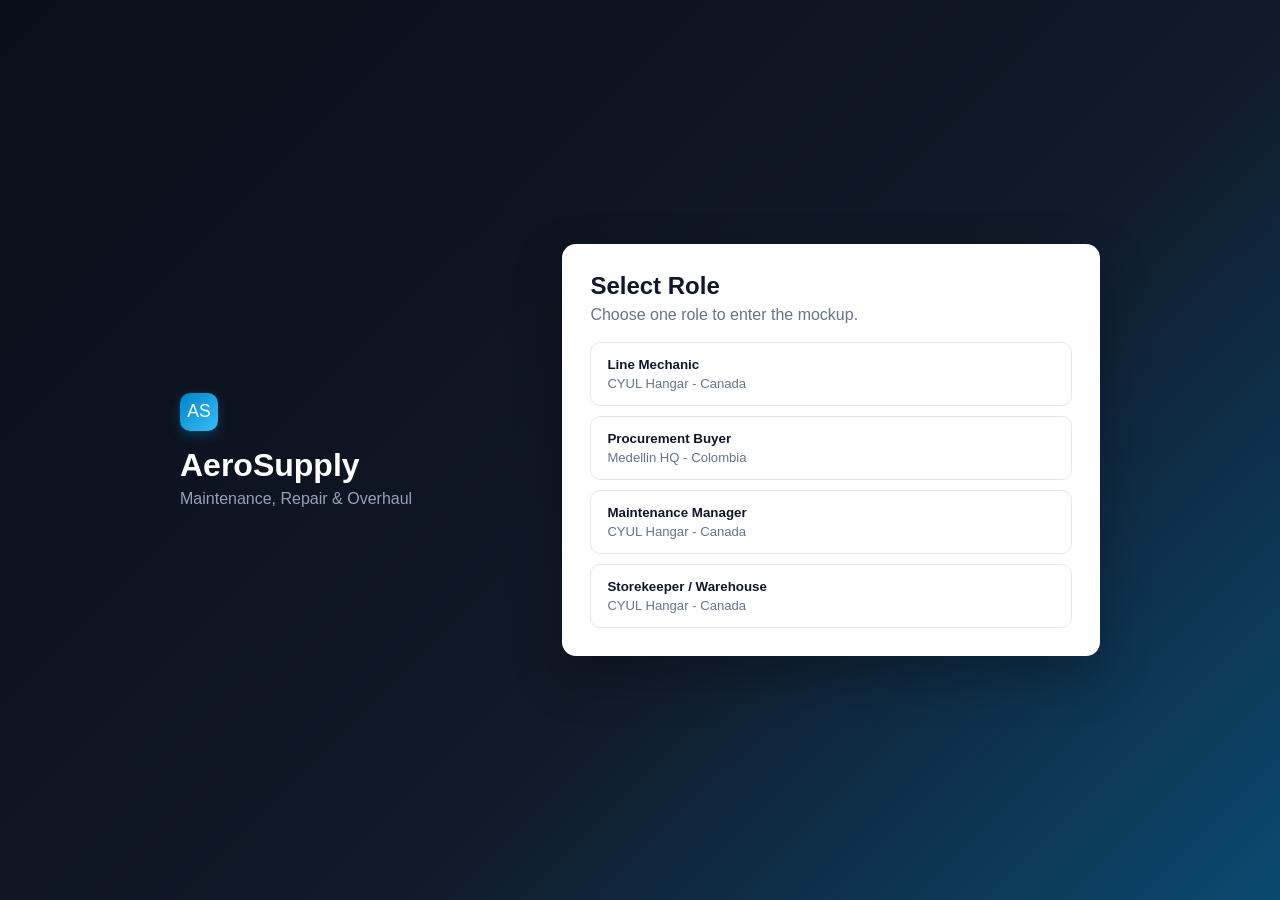
<file: index.html>
<!DOCTYPE html>
<html lang="en">
<head>
  <meta charset="UTF-8">
  <meta name="viewport" content="width=device-width, initial-scale=1.0">
  <meta http-equiv="refresh" content="0; url=login.html">
  <title>AeroSupply - Demo</title>
</head>
<body>
  <p>Opening AeroSupply demo. If you are not redirected, <a href="login.html">select a role</a>.</p>
</body>
</html>
</file>
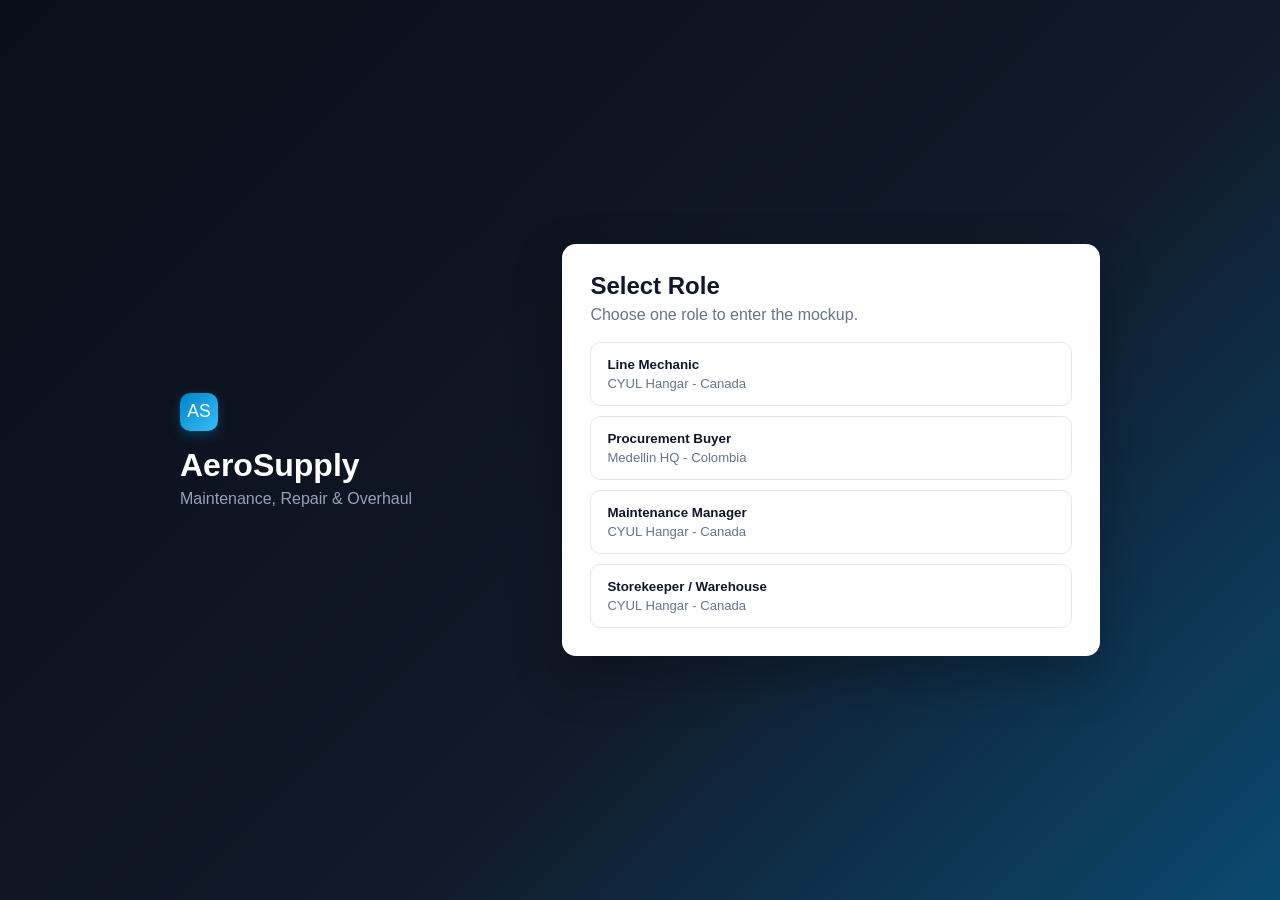
<file: login.html>
<!DOCTYPE html>
<html lang="en">
<head>
  <meta charset="UTF-8">
  <meta name="viewport" content="width=device-width, initial-scale=1.0">
  <title>AeroSupply - Role Access</title>
  <link rel="stylesheet" href="styles.css?v=3">
</head>
<body class="login-page">
  <main class="login-shell">
    <section class="login-brand">
      <div class="logo-icon">AS</div>
      <h1>AeroSupply</h1>
      <p>Maintenance, Repair & Overhaul</p>
    </section>

    <section class="login-card" aria-labelledby="roleTitle">
      <h2 id="roleTitle">Select Role</h2>
      <p>Choose one role to enter the mockup.</p>
      <div class="role-grid">
        <button type="button" class="role-option" data-role="Line Mechanic" data-page="mechanic.html">
          <strong>Line Mechanic</strong>
          <span>CYUL Hangar - Canada</span>
        </button>
        <button type="button" class="role-option" data-role="Procurement Buyer" data-page="procurement.html">
          <strong>Procurement Buyer</strong>
          <span>Medellin HQ - Colombia</span>
        </button>
        <button type="button" class="role-option" data-role="Maintenance Manager" data-page="manager.html">
          <strong>Maintenance Manager</strong>
          <span>CYUL Hangar - Canada</span>
        </button>
        <button type="button" class="role-option" data-role="Storekeeper" data-page="warehouse.html">
          <strong>Storekeeper / Warehouse</strong>
          <span>CYUL Hangar - Canada</span>
        </button>
      </div>
    </section>
  </main>

  <script>
    document.querySelectorAll(".role-option").forEach(function (button) {
      button.addEventListener("click", function () {
        sessionStorage.setItem("aerosupply.role", button.dataset.role);
        window.location.href = button.dataset.page;
      });
    });
  </script>
</body>
</html>
</file>
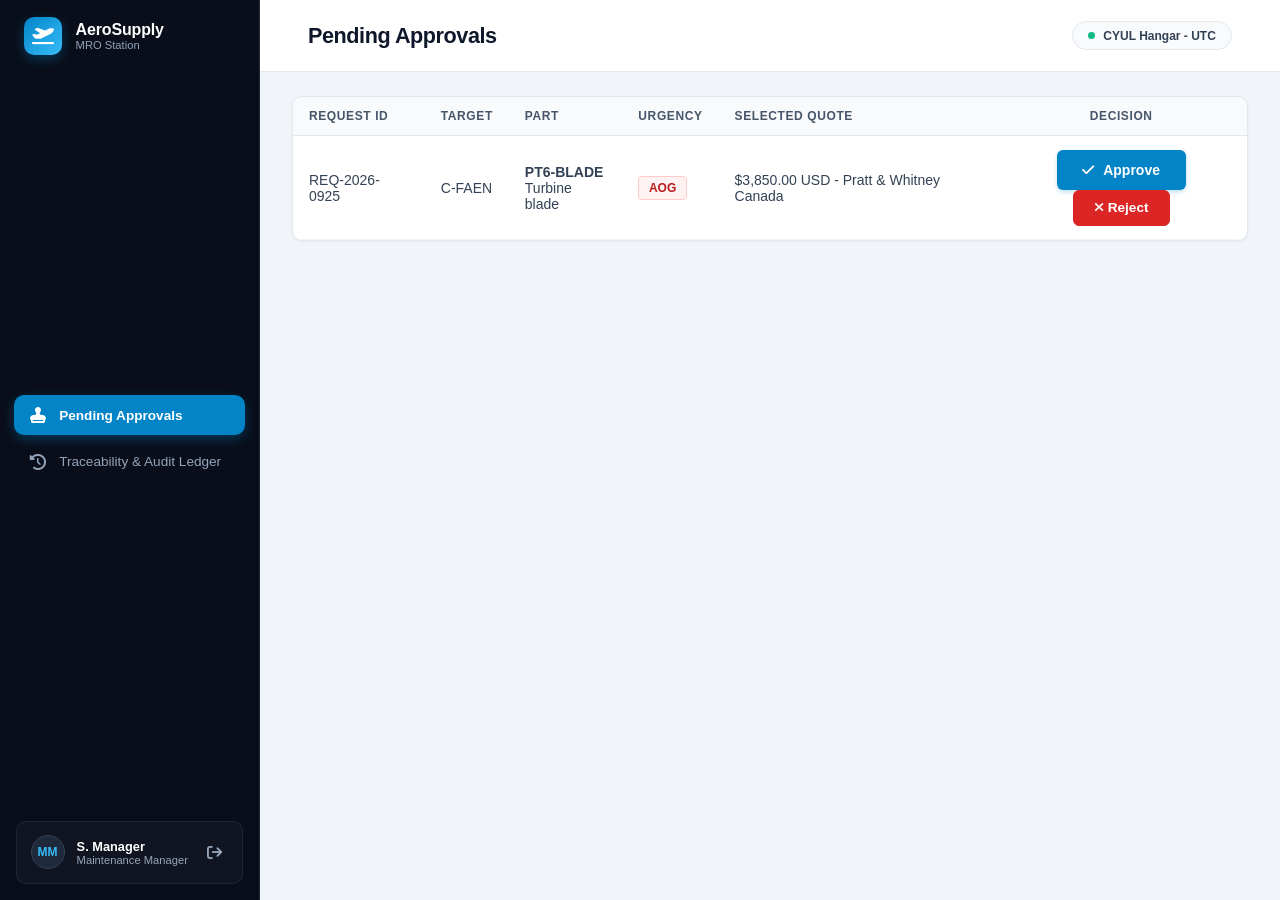
<file: manager.html>
<!DOCTYPE html>
<html lang="en">
<head>
  <meta charset="UTF-8">
  <meta name="viewport" content="width=device-width, initial-scale=1.0">
  <title>AeroSupply - Maintenance Manager</title>
  <link rel="stylesheet" href="styles.css?v=4">
  <link rel="stylesheet" href="https://cdnjs.cloudflare.com/ajax/libs/font-awesome/6.4.0/css/all.min.css">
</head>
<body>
  <div class="app-layout">
    <aside class="sidebar">
      <div class="sidebar-header">
        <div class="logo-icon"><i class="fa-solid fa-plane-departure"></i></div>
        <div class="logo-text"><h2>AeroSupply</h2><span>MRO Station</span></div>
      </div>
      <nav class="sidebar-nav">
        <button id="navApprovals" class="nav-item active" type="button"><i class="fa-solid fa-stamp"></i><span>Pending Approvals</span></button>
        <button id="navAudit" class="nav-item" type="button"><i class="fa-solid fa-clock-rotate-left"></i><span>Traceability & Audit Ledger</span></button>
      </nav>
      <div class="sidebar-user">
        <div class="user-avatar">MM</div>
        <div class="user-info"><span class="user-name">S. Manager</span><span class="user-role">Maintenance Manager</span></div>
        <button type="button" class="btn-logout" title="Switch Role" onclick="sessionStorage.removeItem('aerosupply.role'); location.href='login.html';"><i class="fa-solid fa-arrow-right-from-bracket"></i></button>
      </div>
    </aside>

    <main class="main-viewport">
      <header class="app-topbar">
        <div class="topbar-title"><h1 id="viewTitle">Pending Approvals</h1></div>
        <div class="station-pill"><span class="status-dot"></span>CYUL Hangar - UTC</div>
      </header>

      <section id="viewApprovals" class="content-view" style="padding:1.5rem 2rem;">
        <div class="table-container">
          <table class="data-table">
            <thead><tr><th>Request ID</th><th>Target</th><th>Part</th><th>Urgency</th><th>Selected Quote</th><th style="text-align:center">Decision</th></tr></thead>
            <tbody id="approvalsTableBody"></tbody>
          </table>
        </div>
      </section>

      <section id="viewAudit" class="content-view hidden" style="padding:1.5rem 2rem;">
        <input id="auditSearch" type="text" class="form-control" placeholder="Search by Request ID, Tail, Part or Serial Number" onkeyup="renderAudit()" style="max-width:480px;margin-bottom:1rem;">
        <div id="auditTimeline" class="audit-timeline"></div>
      </section>
    </main>
  </div>

  <div id="modalReject" class="modal-backdrop hidden">
    <div class="modal-card">
      <h3>Reject Requisition</h3>
      <p id="rejectReqId" class="mono"></p>
      <label class="form-label">Rejection Reason <span style="color:red">*</span></label>
      <textarea id="rejectReasonInput" class="form-control" rows="4" placeholder="Enter the mandatory technical reason"></textarea>
      <div class="modal-actions-split" style="margin-top:1rem;">
        <button type="button" class="btn-ghost" onclick="closeModal('modalReject')">Cancel</button>
        <button type="button" class="btn-danger-solid" onclick="confirmReject()">Confirm Rejection</button>
      </div>
    </div>
  </div>

  <script src="store.js"></script>
  <script src="manager.js"></script>
</body>
</html>
</file>
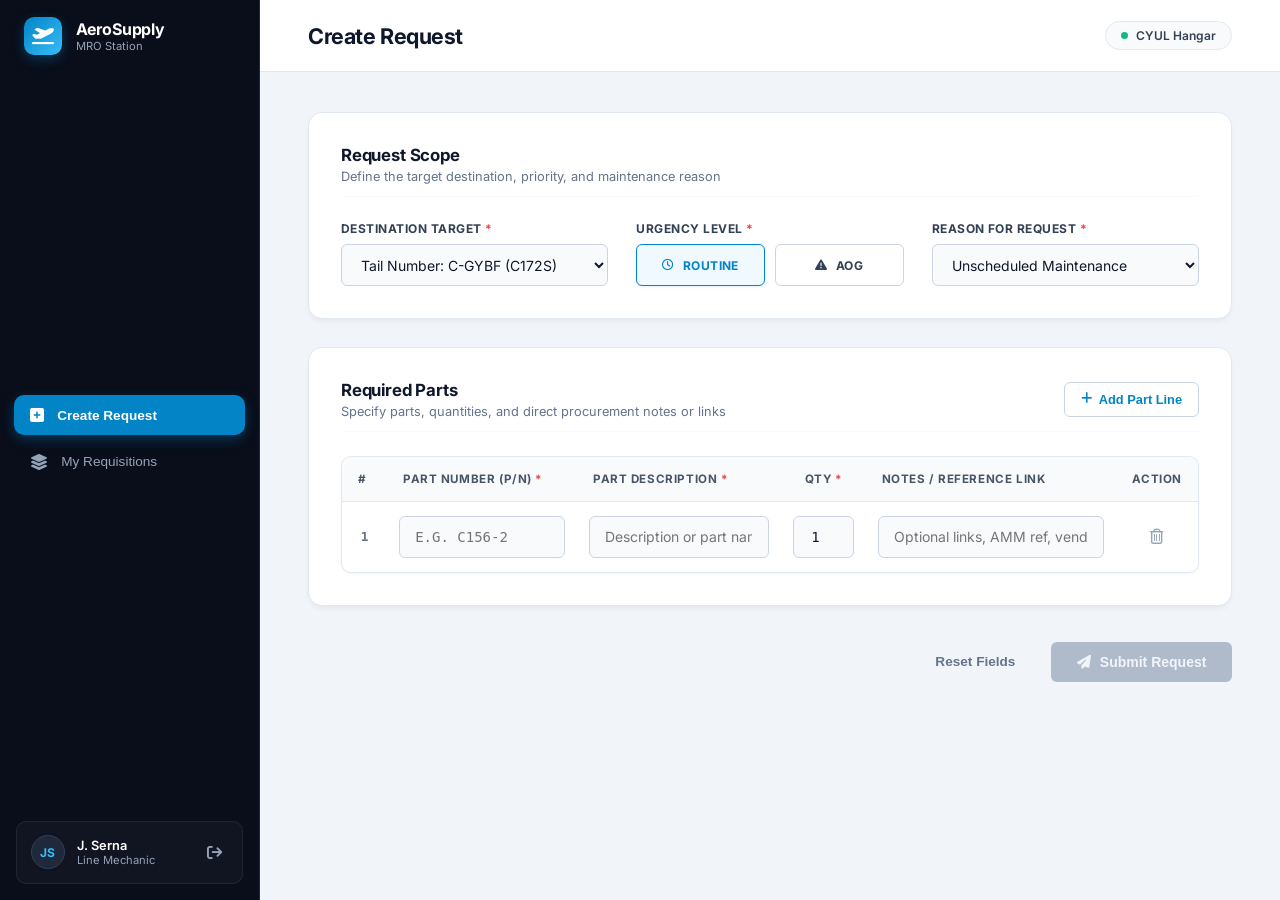
<file: mechanic.html>
<!DOCTYPE html>
<html lang="en">

<head>
    <meta charset="UTF-8">
    <meta name="viewport" content="width=device-width, initial-scale=1.0">
    <title>AeroSupply - Line Mechanic</title>
    <!-- Fuente moderna Inter -->
    <link rel="preconnect" href="https://fonts.googleapis.com">
    <link rel="preconnect" href="https://fonts.gstatic.com" crossorigin>
    <link href="https://fonts.googleapis.com/css2?family=Inter:wght@400;500;600;700&display=swap" rel="stylesheet">
    <!-- Estilos y FontAwesome -->
    <link rel="stylesheet" href="styles.css?v=2">
    <link rel="stylesheet" href="https://cdnjs.cloudflare.com/ajax/libs/font-awesome/6.4.0/css/all.min.css">
</head>

<body>

    <div class="app-layout">
        <!-- BARRA LATERAL MODERNA -->
        <aside class="sidebar">
            <div class="sidebar-header">
                <div class="logo-icon">
                    <i class="fa-solid fa-plane-departure"></i>
                </div>
                <div class="logo-text">
                    <h2>AeroSupply</h2>
                    <span>MRO Station</span>
                </div>
            </div>

            <nav class="sidebar-nav">
                <button id="navCreateBtn" class="nav-item active">
                    <i class="fa-solid fa-square-plus"></i>
                    <span>Create Request</span>
                </button>
                <button id="navMyReqsBtn" class="nav-item">
                    <i class="fa-solid fa-layer-group"></i>
                    <span>My Requisitions</span>
                </button>
            </nav>

            <div class="sidebar-user">
                <div class="user-avatar">JS</div>
                <div class="user-info">
                    <span class="user-name">J. Serna</span>
                    <span class="user-role">Line Mechanic</span>
                </div>
                <button type="button" class="btn-logout" title="Switch Role" onclick="handleSignOut()">
                    <i class="fa-solid fa-arrow-right-from-bracket"></i>
                </button>
            </div>
        </aside>

        <!-- ÁREA PRINCIPAL -->
        <main class="main-viewport">
            <header class="app-topbar">
                <div class="topbar-title">
                    <h1 id="viewTitle">Create Request</h1>
                </div>
                <div class="topbar-actions">
                    <div class="station-pill">
                        <span class="status-dot"></span>
                        CYUL Hangar
                    </div>
                </div>
            </header>

            <div class="scroll-content">
                <section id="contentArea" class="content-container">
                    <!-- ==================== VISTA: CREATE REQUEST ==================== -->
                    <div id="viewCreate" class="form-wrapper">

                        <!-- Tarjeta 1: Información de Contexto y Aeronave -->
                        <div class="card">
                            <div class="card-header">
                                <h3>Request Scope</h3>
                                <p>Define the target destination, priority, and maintenance reason</p>
                            </div>

                            <div class="grid-3">
                                <!-- Target / Matrícula o Stock -->
                                <div class="input-group">
                                    <label for="reqDestination">Destination Target <span
                                            class="required">*</span></label>
                                    <select id="reqDestination" class="form-control">
                                        <option value="C-GYBF">Tail Number: C-GYBF (C172S)</option>
                                        <option value="C-GUBP">Tail Number: C-GUBP (C152)</option>
                                        <option value="C-FAEN">Tail Number: C-FAEN (C172R)</option>
                                        <option value="STOCK">General Hangar Stock</option>
                                    </select>
                                </div>

                                <!-- Nivel de Urgencia -->
                                <div class="input-group">
                                    <label>Urgency Level <span class="required">*</span></label>
                                    <div class="urgency-toggle">
                                        <label class="toggle-option active" id="lblRoutine">
                                            <input type="radio" name="urgencyRadio" value="Routine" checked
                                                onchange="toggleUrgencyStyle()">
                                            <i class="fa-regular fa-clock"></i> Routine
                                        </label>
                                        <label class="toggle-option" id="lblAOG">
                                            <input type="radio" name="urgencyRadio" value="AOG"
                                                onchange="toggleUrgencyStyle()">
                                            <i class="fa-solid fa-triangle-exclamation"></i> AOG
                                        </label>
                                    </div>
                                </div>

                                <!-- Motivo desplegable -->
                                <div class="input-group">
                                    <label for="reqReason">Reason for Request <span class="required">*</span></label>
                                    <select id="reqReason" class="form-control" onchange="handleReasonChange()">
                                        <option value="Unscheduled Maintenance">Unscheduled Maintenance</option>
                                        <option value="Scheduled Maintenance">Scheduled Maintenance</option>
                                        <option value="Other">Other</option>
                                    </select>
                                </div>
                            </div>

                            <!-- Campo obligatorio condicional oculto por defecto -->
                            <div id="otherReasonWrapper" class="input-group mt-3" style="display: none;">
                                <label for="reqOtherReasonDetail">Specify Reason <span class="required">*</span></label>
                                <input type="text" id="reqOtherReasonDetail" class="form-control"
                                    placeholder="Provide detailed operational reason...">
                            </div>
                        </div>

                        <!-- Tarjeta 2: Lista de Partes (Notas integradas en columna horizontal) -->
                        <div class="card">
                            <div class="card-header flex-between">
                                <div>
                                    <h3>Required Parts</h3>
                                    <p>Specify parts, quantities, and direct procurement notes or links</p>
                                </div>
                                <button type="button" id="btnAddPart" class="btn-secondary" onclick="addPartRow()">
                                    <i class="fa-solid fa-plus"></i> Add Part Line
                                </button>
                            </div>

                            <div class="table-container">
                                <table class="parts-table" id="partsTable">
                                    <thead>
                                        <tr>
                                            <th style="width: 45px;">#</th>
                                            <th style="width: 190px;">Part Number (P/N) <span class="required">*</span>
                                            </th>
                                            <th>Part Description <span class="required">*</span></th>
                                            <th style="width: 85px; text-align: center;">Qty <span
                                                    class="required">*</span></th>
                                            <th style="width: 250px;">Notes / Reference Link</th>
                                            <th style="width: 50px; text-align: center;">Action</th>
                                        </tr>
                                    </thead>
                                    <tbody id="partsTableBody">
                                        <!-- Fila 1 inicial limpia -->
                                        <tr id="row-1" class="part-main-row">
                                            <td class="col-index">1</td>
                                            <td>
                                                <input type="text" placeholder="e.g. C156-2"
                                                    class="form-control mono uppercase input-pn" data-row="1"
                                                    onblur="lookupPartDescription(this, 1)">
                                            </td>
                                            <td>
                                                <input type="text" placeholder="Description or part name"
                                                    class="form-control input-desc" data-row="1">
                                            </td>
                                            <td>
                                                <input type="number" min="1" value="1"
                                                    class="form-control mono text-center input-qty" data-row="1">
                                            </td>
                                            <td>
                                                <input type="text" placeholder="Optional links, AMM ref, vendor..."
                                                    class="form-control input-part-note" data-row="1">
                                            </td>
                                            <td class="text-center">
                                                <button type="button" class="btn-icon btn-delete"
                                                    onclick="handleRemoveRow(1)">
                                                    <i class="fa-regular fa-trash-can"></i>
                                                </button>
                                            </td>
                                        </tr>
                                    </tbody>
                                </table>
                            </div>
                        </div>

                        <!-- Barra de acciones -->
                        <div class="form-actions">
                            <button type="button" id="btnResetForm" class="btn-ghost" onclick="resetForm()">Reset
                                Fields</button>
                            <button type="button" id="btnSubmitRequest" class="btn-primary" disabled
                                onclick="validateAndSubmitRequest()">
                                <i class="fa-solid fa-paper-plane"></i> Submit Request
                            </button>
                        </div>

                    </div>
                    <!-- ==================== VISTA: MY REQUISITIONS (HU-002) ==================== -->
                    <div id="viewRequisitions" class="form-wrapper hidden">

                        <!-- Barra de Filtros y Búsqueda -->
                        <div class="card p-card-sm flex-between">
                            <div class="search-box">
                                <i class="fa-solid fa-magnifying-glass search-icon"></i>
                                <input type="text" id="tableSearch"
                                    placeholder="Search by Request ID, Part Number, or Tail..." class="form-control"
                                    onkeyup="filterRequisitionsTable()">
                            </div>

                            <div class="filter-group">
                                <span class="filter-label">Status:</span>
                                <button type="button" class="btn-filter active"
                                    onclick="filterByStatus('ALL', this)">All</button>
                                <button type="button" class="btn-filter"
                                    onclick="filterByStatus('Pending', this)">Pending</button>
                                <button type="button" class="btn-filter"
                                    onclick="filterByStatus('Quoting', this)">Quoting</button>
                                <button type="button" class="btn-filter" onclick="filterByStatus('In Transit', this)">In
                                    Transit</button>
                                <button type="button" class="btn-filter" onclick="filterByStatus('In Stock', this)">In
                                    Stock</button>
                            </div>
                        </div>

                        <!-- Tabla de Consultas -->
                        <div class="card p-0">
                            <div class="table-container border-0">
                                <table class="parts-table" id="requisitionsTable">
                                    <thead>
                                        <tr>
                                            <th style="width: 140px;">Request ID</th>
                                            <th style="width: 150px;">Date (UTC)</th>
                                            <th style="width: 120px;">Destination</th>
                                            <th style="width: 160px;">Part Number</th>
                                            <th>Description</th>
                                            <th style="width: 70px; text-align: center;">Qty</th>
                                            <th style="width: 100px; text-align: center;">Urgency</th>
                                            <th style="width: 120px; text-align: center;">Status</th>
                                            <th style="width: 140px; text-align: center;">Action</th>
                                        </tr>
                                    </thead>
                                    <tbody id="requisitionsTableBody">
                                        <!-- Requerimiento 1: In Transit -->
                                        <tr data-id="REQ-2026-0839" data-status="In Transit"
                                            data-carrier="FedEx Aviation" data-awb="7849-2091-8831"
                                            data-eta="2026-10-18">
                                            <td class="col-id">REQ-2026-0839</td>
                                            <td class="col-date">2026-10-14 14:20</td>
                                            <td class="col-target">C-GYBF</td>
                                            <td class="col-pn">C253001-0101</td>
                                            <td class="col-desc">LOCK ASSY - DOOR L/H</td>
                                            <td class="col-qty">1</td>
                                            <td class="text-center"><span class="badge-urgency aog">AOG</span></td>
                                            <td class="text-center"><span class="badge-status transit">In Transit</span>
                                            </td>
                                            <td class="text-center">
                                                <button type="button" class="btn-table-action"
                                                    onclick="openDetailsDrawer(this)">Details</button>
                                            </td>
                                        </tr>

                                        <!-- Requerimiento 2: Pending -->
                                        <tr data-id="REQ-2026-0835" data-status="Pending" data-carrier="N/A"
                                            data-awb="N/A" data-eta="Pending PO">
                                            <td class="col-id">REQ-2026-0835</td>
                                            <td class="col-date">2026-10-15 09:12</td>
                                            <td class="col-target">STOCK</td>
                                            <td class="col-pn">AN507-1032R10</td>
                                            <td class="col-desc">MACHINE SCREW</td>
                                            <td class="col-qty">25</td>
                                            <td class="text-center"><span class="badge-urgency routine">Routine</span>
                                            </td>
                                            <td class="text-center"><span class="badge-status pending">Pending</span>
                                            </td>
                                            <td class="text-center">
                                                <div class="table-actions-cell">
                                                    <button type="button" class="btn-table-action"
                                                        onclick="openDetailsDrawer(this)"
                                                        title="View Details">Details</button>
                                                    <button type="button" class="btn-icon-action btn-edit-action"
                                                        onclick="openEditModal(this)" title="Edit Request">
                                                        <i class="fa-solid fa-pen-to-square"></i>
                                                    </button>
                                                    <button type="button" class="btn-icon-action btn-delete-action"
                                                        onclick="openDeleteModal(this)" title="Cancel Request">
                                                        <i class="fa-regular fa-trash-can"></i>
                                                    </button>
                                                </div>
                                            </td>
                                        </tr>

                                        <!-- Requerimiento 3: In Stock -->
                                        <tr data-id="REQ-2026-0810" data-status="In Stock"
                                            data-location="Bay 2 - Shelf B">
                                            <td class="col-id">REQ-2026-0810</td>
                                            <td class="col-date">2026-10-04 11:30</td>
                                            <td class="col-target">C-GYBF</td>
                                            <td class="col-pn">S3432-A</td>
                                            <td class="col-desc">NUTPLATE</td>
                                            <td class="col-qty">10</td>
                                            <td class="text-center"><span class="badge-urgency routine">Routine</span>
                                            </td>
                                            <td class="text-center"><span class="badge-status instock">In Stock</span>
                                            </td>
                                            <td class="text-center">
                                                <div class="table-actions-cell">
                                                    <button type="button" class="btn-table-action"
                                                        onclick="openDetailsDrawer(this)"
                                                        title="View Details">Details</button>
                                                </div>
                                            </td>
                                        </tr>
                                    </tbody>
                                </table>
                            </div>
                        </div>

                    </div>
                </section>
            </div>
        </main>
    </div>
    <!-- DRAWER LATERAL DE DETALLES (HU-002) -->
    <div id="detailsDrawer" class="drawer-panel hidden">
        <div class="drawer-header">
            <div>
                <span class="drawer-subtitle">Technical Requisition</span>
                <h3 id="drwId" class="drawer-title">REQ-2026-0839</h3>
            </div>
            <button type="button" class="btn-icon" onclick="closeDetailsDrawer()">
                <i class="fa-solid fa-xmark"></i>
            </button>
        </div>

        <div class="drawer-body">
            <!-- Datos generales del requerimiento -->
            <div class="meta-box">
                <div class="meta-row"><span>Destination Target:</span><strong id="drwDest">--</strong></div>
                <div class="meta-row"><span>Part Number:</span><strong id="drwPn">--</strong></div>
                <div class="meta-row"><span>Description:</span><span id="drwDesc">--</span></div>
                <div class="meta-row"><span>Operational Status:</span><strong id="drwStatus"
                        class="status-highlight">--</strong></div>
            </div>

            <!-- Tarjeta logística (solo visible si está In Transit) -->
            <div id="drwTransitCard" class="transit-card hidden">
                <div class="transit-card-header">
                    <i class="fa-solid fa-plane-arrival"></i>
                    <span>Logistics Dispatch Track</span>
                </div>
                <div class="meta-row"><span>Carrier:</span><strong id="drwCarrier">--</strong></div>
                <div class="meta-row"><span>AWB / Tracking:</span><span id="drwAwb" class="awb-link">--</span></div>
                <div class="meta-row"><span>Estimated Arrival:</span><span id="drwEta">--</span></div>
            </div>

            <!-- Tarjeta de almacén (solo visible si está In Stock) -->
            <div id="drwStockCard" class="stock-card hidden">
                <div class="stock-card-header">
                    <i class="fa-solid fa-warehouse"></i>
                    <span>Warehouse Placement</span>
                </div>
                <div class="meta-row"><span>Storage Location:</span><strong id="drwLoc">--</strong></div>
                <div class="meta-row"><span>Verification:</span><span>Passed & Available</span></div>
            </div>
        </div>

        <div class="drawer-footer">
            <button type="button" class="btn-ghost w-full" onclick="closeDetailsDrawer()">Close Details</button>
        </div>
    </div>
    <!-- ==================== MODALES OPERATIVAS ==================== -->

    <!-- 1. Modal: Éxito en Registro -->
    <div id="modalSuccess" class="modal-backdrop hidden">
        <div class="modal-card">
            <div class="modal-icon icon-success">
                <i class="fa-solid fa-check"></i>
            </div>
            <div class="modal-body text-center">
                <h3>Request Registered Successfully</h3>
                <p>The technical requisition has been logged with initial status <span
                        class="badge-status pending">Pending</span>.</p>
            </div>
            <div class="code-box">
                <span class="code-label">Generated Request Code</span>
                <span id="successReqId" class="code-value">REQ-2026-0842</span>
            </div>
            <!-- Banner de alerta AOG (Criterio 5 HU-001) -->
            <div id="successAogAlert" class="modal-aog-alert hidden">
                <div class="aog-alert-icon">
                    <i class="fa-solid fa-triangle-exclamation"></i>
                </div>
                <div class="aog-alert-text">
                    <strong>CRITICAL AOG DISPATCH ALERT</strong>
                    <span>Immediate notification broadcasted to Procurement Desk upon approval from Management</span>
                </div>
            </div>
            <div class="modal-actions">
                <button type="button" class="btn-primary w-full" onclick="handleGoToRequisitions()">
                    Go to My Requisitions
                </button>
            </div>
        </div>
    </div>

    <!-- 2. Modal: Bloqueo de Duplicado Activo -->
    <div id="modalBlockedActive" class="modal-backdrop hidden">
        <div class="modal-card">
            <div class="modal-header-alert">
                <div class="modal-icon-sm icon-danger">
                    <i class="fa-solid fa-ban"></i>
                </div>
                <div>
                    <h3>Duplicate Request Blocked</h3>
                    <span>Active Request Detected (Last 30 Days)</span>
                </div>
            </div>
            <p id="blockedActiveMsg" class="modal-description"></p>
            <div class="meta-box">
                <div class="meta-row"><span>Existing ID:</span><strong id="blkReqId">--</strong></div>
                <div class="meta-row"><span>Destination:</span><strong id="blkTail">--</strong></div>
                <div class="meta-row"><span>Current Status:</span><strong id="blkStatus"
                        class="status-highlight">--</strong></div>
                <div class="meta-row"><span>Logged UTC:</span><span id="blkDate">--</span></div>
            </div>
            <div class="modal-actions">
                <button type="button" class="btn-dark w-full" onclick="closeModal('modalBlockedActive')">
                    Understood & Review
                </button>
            </div>
        </div>
    </div>

    <!-- 3. Modal: Advertencia de Existencias en Almacén (In Stock) -->
    <div id="modalStockWarning" class="modal-backdrop hidden">
        <div class="modal-card">
            <div class="modal-header-alert">
                <div class="modal-icon-sm icon-warning">
                    <i class="fa-solid fa-boxes-stacked"></i>
                </div>
                <div>
                    <h3>Stock Availability Warning</h3>
                    <span>Component Located In Hangar Warehouse</span>
                </div>
            </div>
            <p id="stockWarningMsg" class="modal-description"></p>
            <div class="meta-box meta-warning">
                <div class="meta-row"><span>Physical Location:</span><strong id="warnLoc">--</strong></div>
                <div class="meta-row"><span>Admission Date:</span><span id="warnDate">--</span></div>
            </div>
            <div class="modal-actions-split">
                <button type="button" class="btn-ghost" onclick="closeModal('modalStockWarning')">
                    Cancel & Verify
                </button>
                <button type="button" class="btn-warning" onclick="handleOverrideStock()">
                    Proceed Anyway
                </button>
            </div>
        </div>
    </div>
    <!-- 4. Modal: Edición de Requerimiento (Pending) -->
    <div id="modalEditReq" class="modal-backdrop hidden">
        <div class="modal-card">
            <div class="modal-header-alert">
                <div class="modal-icon-sm icon-info">
                    <i class="fa-solid fa-pen-to-square"></i>
                </div>
                <div>
                    <h3>Edit Requisition</h3>
                    <span id="editModalSub">Modify Quantity or Urgency</span>
                </div>
            </div>

            <div class="meta-box">
                <div class="meta-row"><span>Request ID:</span><strong id="editReqId">--</strong></div>
                <div class="meta-row"><span>Part Number:</span><strong id="editPn">--</strong></div>
            </div>

            <div class="form-group" style="margin-top: 1rem;">
                <label class="form-label">Quantity</label>
                <input type="number" id="editQtyInput" min="1" class="form-control mono text-center"
                    style="max-width: 120px;">
            </div>

            <div class="form-group">
                <label class="form-label">Urgency Level</label>
                <div class="radio-toggle-group">
                    <label class="radio-toggle">
                        <input type="radio" name="editUrgencyRadio" value="Routine" id="editUrgRoutine">
                        <span class="toggle-box"><i class="fa-regular fa-clock"></i> Routine</span>
                    </label>
                    <label class="radio-toggle">
                        <input type="radio" name="editUrgencyRadio" value="AOG" id="editUrgAog">
                        <span class="toggle-box alert-aog"><i class="fa-solid fa-triangle-exclamation"></i> AOG</span>
                    </label>
                </div>
            </div>

            <div class="modal-actions-split" style="margin-top: 1.5rem;">
                <button type="button" class="btn-ghost" onclick="closeModal('modalEditReq')">Cancel</button>
                <button type="button" class="btn-primary" onclick="confirmSaveEdit()">Save Changes</button>
            </div>
        </div>
    </div>

    <!-- 5. Modal: Cancelar / Eliminar con Motivo Obligatorio -->
    <div id="modalDeleteReq" class="modal-backdrop hidden">
        <div class="modal-card">
            <div class="modal-header-alert">
                <div class="modal-icon-sm icon-danger">
                    <i class="fa-solid fa-trash-can"></i>
                </div>
                <div>
                    <h3>Cancel Requisition</h3>
                    <span id="deleteModalSub">Formal Cancellation Request</span>
                </div>
            </div>

            <div class="meta-box">
                <div class="meta-row"><span>Request ID:</span><strong id="deleteReqId">--</strong></div>
                <div class="meta-row"><span>Target:</span><strong id="deleteTarget">--</strong></div>
            </div>

            <div class="form-group" style="margin-top: 1rem;">
                <label class="form-label">Cancellation Reason <span style="color:red">*</span></label>
                <textarea id="deleteReasonInput" rows="3" class="form-control"
                    placeholder="Specify technical or operational reason for cancelling this order..."></textarea>
            </div>

            <div class="modal-actions-split" style="margin-top: 1.5rem;">
                <button type="button" class="btn-ghost" onclick="closeModal('modalDeleteReq')">Keep Request</button>
                <button type="button" class="btn-danger-solid" onclick="confirmDeleteRequisition()">Confirm
                    Cancellation</button>
            </div>
        </div>
    </div>
    <script src="store.js"></script>
    <script src="app.js"></script>
</body>

</html>
</file>
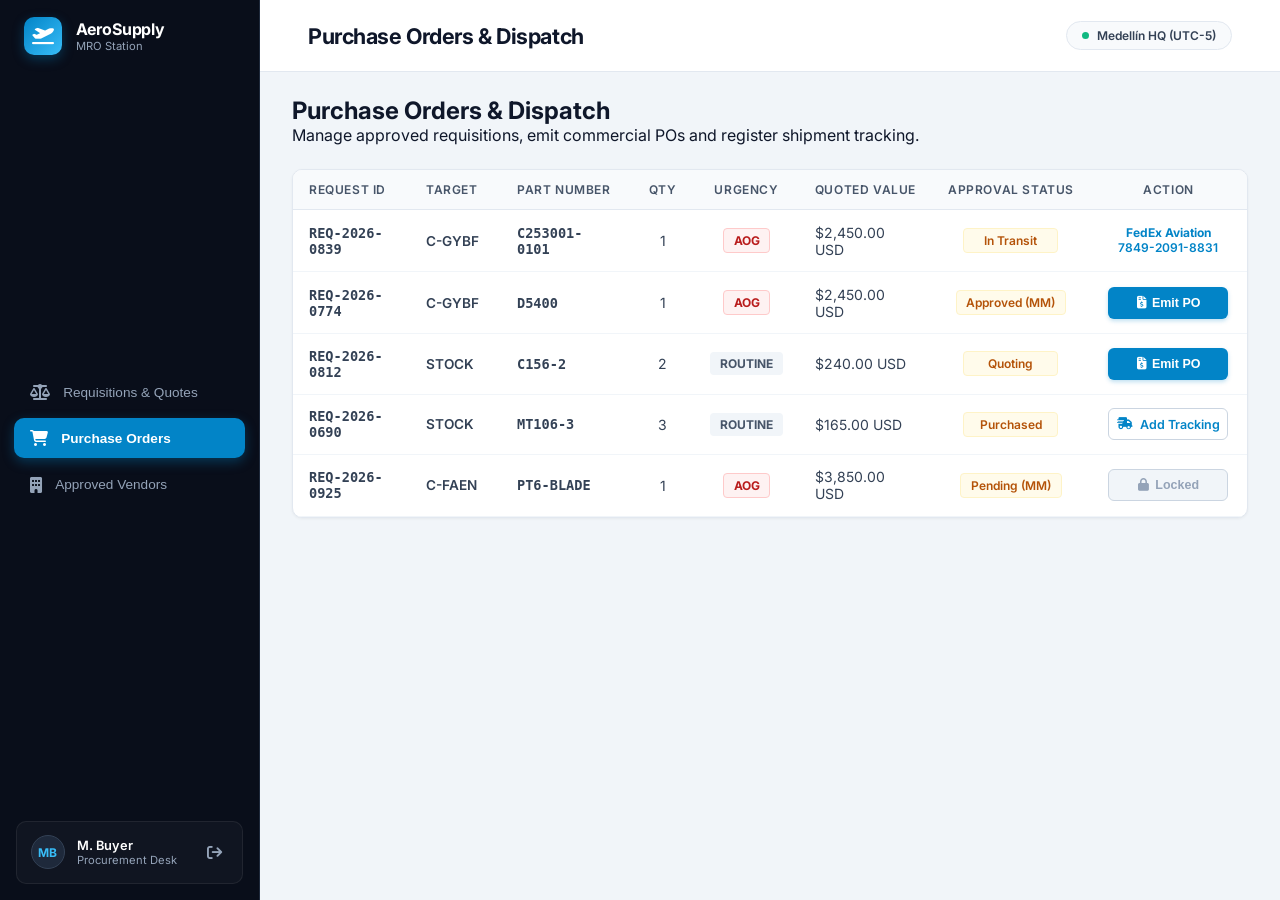
<file: procurement.html>
<!DOCTYPE html>
<html lang="en">

<head>
    <meta charset="UTF-8">
    <meta name="viewport" content="width=device-width, initial-scale=1.0">
    <title>AeroSupply - MRO Station</title>
    <!-- Fuente moderna Inter -->
    <link rel="preconnect" href="https://fonts.googleapis.com">
    <link rel="preconnect" href="https://fonts.gstatic.com" crossorigin>
    <link href="https://fonts.googleapis.com/css2?family=Inter:wght@400;500;600;700&display=swap" rel="stylesheet">
    <!-- Estilos y FontAwesome -->
    <link rel="stylesheet" href="styles.css?v=2">
    <link rel="stylesheet" href="https://cdnjs.cloudflare.com/ajax/libs/font-awesome/6.4.0/css/all.min.css">
</head>

<body>

    <div class="app-layout">
        <!-- BARRA LATERAL MODERNA -->
        <aside class="sidebar">
            <div class="sidebar-header">
                <div class="logo-icon">
                    <i class="fa-solid fa-plane-departure"></i>
                </div>
                <div class="logo-text">
                    <h2>AeroSupply</h2>
                    <span>MRO Station</span>
                </div>
            </div>

            <nav class="sidebar-nav">
                <button id="navQuotesBtn" class="nav-item" type="button">
                    <i class="fa-solid fa-scale-balanced"></i>
                    <span>Requisitions & Quotes</span>
                </button>
                <button id="navOrdersBtn" class="nav-item active" type="button">
                    <i class="fa-solid fa-cart-shopping"></i>
                    <span>Purchase Orders</span>
                </button>
                <button id="navVendorsBtn" class="nav-item" type="button">
                    <i class="fa-solid fa-building"></i>
                    <span>Approved Vendors</span>
                </button>
            </nav>

            <div class="sidebar-user">
                <div class="user-avatar">MB</div>
                <div class="user-info">
                    <span class="user-name">M. Buyer</span>
                    <span class="user-role">Procurement Desk</span>
                </div>
                <button type="button" class="btn-logout" title="Switch Role" onclick="sessionStorage.removeItem('aerosupply.role'); location.href='login.html';">
                    <i class="fa-solid fa-arrow-right-from-bracket"></i>
                </button>
            </div>
        </aside>

        <!-- ÁREA PRINCIPAL -->
        <main class="main-viewport">
            <header class="app-topbar">
                <div class="topbar-title">
                    <h1 id="viewTitle">Purchase Orders & Dispatch</h1>
                </div>
                <div class="topbar-actions">
                    <div class="station-pill">
                        <span class="status-dot"></span>
                        Medellín HQ (UTC-5)
                    </div>
                </div>
            </header>

            <section id="viewQuotes" class="content-view hidden" style="padding: 1.5rem 2rem;">
                <div class="view-header-flex" style="margin-bottom: 1.5rem;">
                    <div>
                        <h2 class="section-title">Requisitions & Quotes</h2>
                        <p class="section-subtitle">Register vendor quotes and select the commercial offer.</p>
                    </div>
                </div>
                <div class="table-container">
                    <table class="data-table">
                        <thead>
                            <tr>
                                <th>Request ID</th>
                                <th>Destination</th>
                                <th>Part Number</th>
                                <th>Urgency</th>
                                <th>Status</th>
                                <th style="text-align: center;">Action</th>
                            </tr>
                        </thead>
                        <tbody id="quotesTableBody"></tbody>
                    </table>
                </div>
            </section>

            <section id="viewProcurement" class="content-view" style="padding: 1.5rem 2rem;">
                <div class="view-header-flex" style="margin-bottom: 1.5rem;">
                    <div>
                        <h2 class="section-title">Purchase Orders & Dispatch</h2>
                        <p class="section-subtitle">Manage approved requisitions, emit commercial POs and register
                            shipment tracking.</p>
                    </div>
                </div>

                <div class="table-container">
                    <table class="data-table">
                        <thead>
                            <tr>
                                <th style="width: 15%;">Request ID</th>
                                <th style="width: 12%;">Target</th>
                                <th style="width: 15%;">Part Number</th>
                                <th style="width: 8%; text-align: center;">Qty</th>
                                <th style="width: 11%; text-align: center;">Urgency</th>
                                <th style="width: 13%;">Quoted Value</th>
                                <th style="width: 13%; text-align: center;">Approval Status</th>
                                <th style="width: 13%; text-align: center;">Action</th>
                            </tr>
                        </thead>
                        <tbody id="procurementTableBody">
                            <!-- Caso 1: Aprobada por Gerente (HU-006 habilitada) -->
                            <tr data-id="REQ-2026-0774" data-pn="D5400" data-tail="C-GYBF" data-qty="1"
                                data-urgency="AOG" data-quote="2450.00" data-status="Approved">
                                <td class="col-id">REQ-2026-0774</td>
                                <td class="col-target">C-GYBF</td>
                                <td class="col-pn">D5400</td>
                                <td style="text-align: center; font-weight: 600;">1</td>
                                <td style="text-align: center;"><span class="badge-urgency aog">AOG</span></td>
                                <td class="mono">$2,450.00 USD</td>
                                <td style="text-align: center;">
                                    <span class="badge-status approved">Approved (MM)</span>
                                </td>
                                <td style="text-align: center;">
                                    <button type="button" class="btn-primary btn-action-col"
                                        onclick="openPoModal(this)">
                                        <i class="fa-solid fa-file-invoice-dollar"></i> Emit PO
                                    </button>
                                </td>
                            </tr>

                            <!-- Caso 2: Quoting sin necesidad de aprobación (< $1500 USD) -->
                            <tr data-id="REQ-2026-0812" data-pn="C156-2" data-tail="STOCK" data-qty="2"
                                data-urgency="Routine" data-quote="480.00" data-status="Quoting">
                                <td class="col-id">REQ-2026-0812</td>
                                <td class="col-target">STOCK</td>
                                <td class="col-pn">C156-2</td>
                                <td style="text-align: center; font-weight: 600;">2</td>
                                <td style="text-align: center;"><span class="badge-urgency routine">Routine</span></td>
                                <td class="mono">$480.00 USD</td>
                                <td style="text-align: center;"><span class="badge-status pending">Quoting</span></td>
                                <td style="text-align: center;">
                                    <button type="button" class="btn-primary btn-action-col"
                                        onclick="openPoModal(this)">
                                        <i class="fa-solid fa-file-invoice-dollar"></i> Emit PO
                                    </button>
                                </td>
                            </tr>

                            <!-- Caso 3: Ya comprada, pendiente de Tracking (HU-007) -->
                            <tr data-id="REQ-2026-0690" data-pn="MT106-3" data-tail="STOCK" data-qty="3"
                                data-urgency="Routine" data-quote="165.00" data-status="Purchased"
                                data-po="PO-2026-8821">
                                <td class="col-id">REQ-2026-0690</td>
                                <td class="col-target">STOCK</td>
                                <td class="col-pn">MT106-3</td>
                                <td style="text-align: center; font-weight: 600;">3</td>
                                <td style="text-align: center;"><span class="badge-urgency routine">Routine</span></td>
                                <td class="mono">$165.00 USD</td>
                                <td style="text-align: center;"><span class="badge-status instock">Purchased</span></td>
                                <td style="text-align: center;">
                                    <button type="button" class="btn-table-action btn-action-col"
                                        onclick="openDispatchModal(this)">
                                        <i class="fa-solid fa-truck-fast"></i> Add Tracking
                                    </button>
                                </td>
                            </tr>

                            <!-- Caso 4: Pendiente de Aprobación por Gerencia (RF-009 / RF-010 / HU-006) -->
                            <tr data-id="REQ-2026-0925" data-pn="PT6-BLADE" data-tail="C-FAEL" data-qty="1"
                                data-urgency="AOG" data-quote="3850.00" data-status="Pending Approval">
                                <td class="col-id">REQ-2026-0925</td>
                                <td class="col-target">C-FAEL</td>
                                <td class="col-pn">PT6-BLADE</td>
                                <td style="text-align: center; font-weight: 600;">1</td>
                                <td style="text-align: center;"><span class="badge-urgency aog">AOG</span></td>
                                <td class="mono">$3,850.00 USD</td>

                                <!-- 1. Celda de Estado (Insignia Amarilla de Aprobación Pendiente) -->
                                <td style="text-align: center;">
                                    <span class="badge-status pending">Pending (MM)</span>
                                </td>

                                <!-- 2. Celda de Acción (Botón Bloqueado con ancho estandarizado) -->
                                <td style="text-align: center;">
                                    <button type="button" class="btn-action-col" disabled
                                        title="PO generation locked: Quote exceeds $1,500 USD limit and requires Maintenance Manager digital authorization (RF-009 / RF-010).">
                                        <i class="fa-solid fa-lock"></i> Locked (MM)
                                    </button>
                                </td>
                            </tr>
                        </tbody>
                    </table>
                </div>
            </section>
            <section id="viewVendors" class="content-view hidden" style="padding: 1.5rem 2rem;">
                <div class="view-header-flex" style="margin-bottom: 1.5rem;">
                    <div>
                        <h2 class="section-title">Approved Vendors</h2>
                        <p class="section-subtitle">Filter active and suspended aviation suppliers.</p>
                    </div>
                </div>
                <input type="text" id="vendorSearch" class="form-control" placeholder="Search by code, name, country or category"
                    onkeyup="renderVendors()" style="max-width: 420px; margin-bottom: 1rem;">
                <div class="table-container">
                    <table class="data-table">
                        <thead>
                            <tr>
                                <th>Vendor Code</th>
                                <th>Name</th>
                                <th>Country</th>
                                <th>Category</th>
                                <th>Certification</th>
                                <th>Status</th>
                            </tr>
                        </thead>
                        <tbody id="vendorsTableBody"></tbody>
                    </table>
                </div>
            </section>
        </main>

        <!-- =======================================================
       MODAL: REGISTER VENDOR QUOTE
       ======================================================= -->
        <div id="modalQuoteRegister" class="modal-backdrop hidden">
            <div class="modal-card" style="max-width: 580px; width: 100%;">
                <div class="modal-header-alert">
                    <div>
                        <h3>Register Vendor Quote</h3>
                        <span id="quoteReqId" class="mono">REQ-2026-XXXX</span>
                    </div>
                </div>
                <div class="grid-2" style="display:grid;grid-template-columns:1fr 1fr;gap:1rem;">
                    <div class="form-group">
                        <label class="form-label">Vendor</label>
                        <select id="quoteVendorSelect" class="form-control"></select>
                    </div>
                    <div class="form-group">
                        <label class="form-label">Currency</label>
                        <select id="quoteCurrencySelect" class="form-control">
                            <option value="USD">USD</option>
                            <option value="CAD">CAD</option>
                        </select>
                    </div>
                    <div class="form-group">
                        <label class="form-label">Unit Price</label>
                        <input id="quoteUnitPriceInput" type="number" min="0.01" step="0.01" class="form-control mono">
                    </div>
                    <div class="form-group">
                        <label class="form-label">Estimated Freight</label>
                        <input id="quoteFreightInput" type="number" min="0" step="0.01" class="form-control mono" value="0">
                    </div>
                    <div class="form-group">
                        <label class="form-label">Lead Time (days)</label>
                        <input id="quoteLeadTimeInput" type="number" min="1" class="form-control mono">
                    </div>
                    <div class="form-group">
                        <label class="form-label">Exchange Rate (TRM)</label>
                        <input id="quoteTrmInput" type="number" min="0.0001" step="0.0001" class="form-control mono" value="1">
                    </div>
                </div>
                <div class="form-group" style="margin-top:1rem;">
                    <label class="form-label">Availability</label>
                    <select id="quoteAvailabilitySelect" class="form-control">
                        <option value="In Stock">In Stock</option>
                        <option value="Available">Available</option>
                        <option value="Backorder">Backorder</option>
                    </select>
                </div>
                <div class="modal-actions-split" style="margin-top:1.25rem;">
                    <button type="button" class="btn-ghost" onclick="closeModal('modalQuoteRegister')">Cancel</button>
                    <button type="button" class="btn-primary" onclick="saveQuote()">Save Quote</button>
                </div>
            </div>
        </div>

        <!-- =======================================================
       MODAL: REGISTRO DE ORDEN DE COMPRA (HU-006 / HU-004)
       ======================================================= -->
        <div id="modalPoRegister" class="modal-backdrop hidden">
            <div class="modal-card" style="max-width: 580px; width: 100%;">

                <!-- Encabezado de la Modal -->
                <div class="modal-header-alert"
                    style="display: flex; align-items: center; gap: 0.85rem; margin-bottom: 1rem;">
                    <div
                        style="background-color: #e0f2fe; color: var(--primary, #0284c7); width: 40px; height: 40px; border-radius: 8px; display: flex; align-items: center; justify-content: center; font-size: 1.2rem;">
                        <i class="fa-solid fa-file-invoice-dollar"></i>
                    </div>
                    <div>
                        <h3 style="margin: 0; font-size: 1.1rem; color: #0f172a;">Register Purchase Order (PO)</h3>
                        <span style="font-size: 0.8rem; color: #64748b;">Formalize commercial acquisition from selected
                            quote</span>
                    </div>
                </div>

                <!-- Tarjeta: Cotización Ganadora Adjudicada (HU-004) -->
                <div
                    style="background-color: #f0fdf4; border: 1px solid #bbf7d0; border-radius: 8px; padding: 1rem 1.25rem; margin-bottom: 1.25rem;">

                    <!-- Cabecera de la tarjeta -->
                    <div
                        style="display: flex; justify-content: space-between; align-items: center; border-bottom: 1px solid #dcfce7; padding-bottom: 0.5rem; margin-bottom: 0.75rem;">
                        <span
                            style="font-size: 0.75rem; font-weight: 700; color: #166534; text-transform: uppercase; letter-spacing: 0.05em; display: flex; align-items: center; gap: 0.4rem;">
                            <i class="fa-solid fa-circle-check" style="color: #16a34a;"></i> Selected Quote (HU-004)
                        </span>
                        <span id="poSelectedReqId" class="mono"
                            style="font-size: 0.8rem; font-weight: 700; color: #166534; background: #dcfce7; padding: 0.15rem 0.5rem; border-radius: 4px;">REQ-2026-XXXX</span>
                    </div>

                    <!-- Grilla de datos 2x2 estructurada -->
                    <div
                        style="display: grid; grid-template-columns: 1fr 1fr; gap: 0.85rem 1.5rem; font-size: 0.82rem;">
                        <div>
                            <span
                                style="color: #15803d; font-size: 0.75rem; display: block; margin-bottom: 0.15rem;">Vendor</span>
                            <strong id="poVendorName" style="color: #14532d; font-size: 0.88rem;">Textron Aviation Parts
                                (AVL)</strong>
                        </div>
                        <div>
                            <span
                                style="color: #15803d; font-size: 0.75rem; display: block; margin-bottom: 0.15rem;">Quoted
                                Total</span>
                            <strong id="poQuotedAmount" class="mono"
                                style="color: #14532d; font-size: 0.95rem;">$2,450.00 USD</strong>
                        </div>
                        <div>
                            <span
                                style="color: #15803d; font-size: 0.75rem; display: block; margin-bottom: 0.15rem;">Target
                                & Part</span>
                            <strong id="poPartTarget" class="mono" style="color: #14532d; font-size: 0.88rem;">C-GYBF
                                (D5400)</strong>
                        </div>
                        <div>
                            <span
                                style="color: #15803d; font-size: 0.75rem; display: block; margin-bottom: 0.15rem;">Est.
                                Lead Time</span>
                            <strong id="poLeadTime" style="color: #14532d; font-size: 0.88rem;">5 calendar days</strong>
                        </div>
                    </div>

                </div>

                <!-- Formulario Comercial Obligatorio (HU-006 / RN004) -->
                <div style="display: grid; grid-template-columns: 1fr 1fr; gap: 1rem; margin-bottom: 1rem;">
                    <div class="form-group">
                        <label
                            style="font-size: 0.8rem; font-weight: 600; color: #334155; display: block; margin-bottom: 0.3rem;">
                            PO Number <span style="color: #dc2626;">*</span>
                        </label>
                        <input type="text" id="poNumberInput" class="form-control mono" readonly
                            style="background-color: #f8fafc; color: #475569; font-weight: 700; cursor: not-allowed;">
                    </div>

                    <div class="form-group">
                        <label
                            style="font-size: 0.8rem; font-weight: 600; color: #334155; display: block; margin-bottom: 0.3rem;">
                            Payment Method <span style="color: #dc2626;">*</span>
                        </label>
                        <select id="poPaymentSelect" class="form-control">
                            <option value="">Select payment method...</option>
                            <option value="Corporate Credit Card">Corporate Credit Card (Amex)</option>
                            <option value="Net 30 Credit Line">Commercial Credit (Net 30)</option>
                            <option value="Wire Transfer">Wire Transfer (Bank Wire)</option>
                        </select>
                    </div>
                </div>

                <div style="display: grid; grid-template-columns: 1fr 1fr; gap: 1rem; margin-bottom: 1rem;">
                    <div class="form-group">
                        <label
                            style="font-size: 0.8rem; font-weight: 600; color: #334155; display: block; margin-bottom: 0.3rem;">
                            Currency & TRM
                        </label>
                        <input type="text" id="poCurrencyTrm" class="form-control mono" value="USD (TRM: 1.00)" readonly
                            style="background-color: #f8fafc; color: #64748b;">
                    </div>

                    <div class="form-group">
                        <label
                            style="font-size: 0.8rem; font-weight: 600; color: #334155; display: block; margin-bottom: 0.3rem;">
                            Transaction Time (UTC)
                        </label>
                        <input type="text" id="poTimestampUtc" class="form-control mono" value="Auto-generated on Save"
                            readonly style="background-color: #f8fafc; color: #64748b;">
                    </div>
                </div>

                <!-- Casilla de Notas y Lead Time para visibilidad del mecánico en Hangar -->
                <div class="form-group" style="margin-bottom: 1.5rem;">
                    <label
                        style="font-size: 0.8rem; font-weight: 600; color: #334155; display: block; margin-bottom: 0.3rem;">
                        Commercial Notes & Lead Time (Hangar Visibility)
                    </label>
                    <textarea id="poNotesInput" rows="2" class="form-control"
                        placeholder="e.g. Order confirmed with supplier. Expected delivery in 5 days. Dispatch pending packaging."></textarea>
                </div>

                <!-- Botones de Acción -->
                <div
                    style="display: flex; justify-content: flex-end; gap: 0.75rem; border-top: 1px solid #e2e8f0; padding-top: 1rem;">
                    <button type="button" class="btn-ghost" onclick="closeModal('modalPoRegister')">Cancel</button>
                    <button type="button" class="btn-primary" onclick="confirmSavePo()">Confirm & Issue PO</button>
                </div>

            </div>
        </div>

    </div>

    <!-- =======================================================
       MODAL: REGISTRO DE DESPACHO Y TRACKING (HU-007)
       ======================================================= -->
    <div id="modalDispatchRegister" class="modal-backdrop hidden">
        <div class="modal-card" style="max-width: 520px; width: 100%;">

            <!-- Encabezado de la Modal -->
            <div class="modal-header-alert"
                style="display: flex; align-items: center; gap: 0.85rem; margin-bottom: 1rem;">
                <div
                    style="background-color: #e0f2fe; color: var(--primary, #0284c7); width: 40px; height: 40px; border-radius: 8px; display: flex; align-items: center; justify-content: center; font-size: 1.2rem;">
                    <i class="fa-solid fa-plane-departure"></i>
                </div>
                <div>
                    <h3 style="margin: 0; font-size: 1.1rem; color: #0f172a;">Register Shipment Dispatch</h3>
                    <span style="font-size: 0.8rem; color: #64748b;">Add carrier and tracking details (HU-007)</span>
                </div>
            </div>

            <!-- Metadatos de la Orden Comprada -->
            <div
                style="background-color: #f8fafc; border: 1px solid #e2e8f0; border-radius: 6px; padding: 0.75rem 1rem; margin-bottom: 1.2rem; display: flex; justify-content: space-between; font-size: 0.85rem;">
                <div><span style="color: #64748b;">PO Number:</span> <strong id="dispPoNumber" class="mono">--</strong>
                </div>
                <div><span style="color: #64748b;">Request ID:</span> <strong id="dispReqId" class="mono">--</strong>
                </div>
            </div>

            <!-- Formulario de Transporte Obligatorio (RF-012) -->
            <div class="form-group" style="margin-bottom: 1rem;">
                <label
                    style="font-size: 0.8rem; font-weight: 600; color: #334155; display: block; margin-bottom: 0.3rem;">
                    Carrier (Shipping Company) <span style="color: #dc2626;">*</span>
                </label>
                <select id="dispCarrierSelect" class="form-control">
                    <option value="">Select carrier...</option>
                    <option value="FedEx Express">FedEx Express</option>
                    <option value="DHL Express">DHL Express</option>
                    <option value="UPS Air Cargo">UPS Air Cargo</option>
                    <option value="Air Canada Cargo">Air Canada Cargo (Specialized)</option>
                </select>
            </div>

            <div class="form-group" style="margin-bottom: 1.5rem;">
                <label
                    style="font-size: 0.8rem; font-weight: 600; color: #334155; display: block; margin-bottom: 0.3rem;">
                    Tracking Number / AWB <span style="color: #dc2626;">*</span>
                </label>
                <input type="text" id="dispAwbInput" class="form-control mono" style="text-transform: uppercase;"
                    placeholder="e.g. 7849-0129-4410">
            </div>

            <!-- Botones de Acción -->
            <div
                style="display: flex; justify-content: flex-end; gap: 0.75rem; border-top: 1px solid #e2e8f0; padding-top: 1rem;">
                <button type="button" class="btn-ghost" onclick="closeModal('modalDispatchRegister')">Cancel</button>
                <button type="button" class="btn-primary" onclick="confirmSaveDispatch()">
                    <i class="fa-solid fa-truck-fast"></i> Mark as In Transit
                </button>
            </div>

        </div>
    </div>
    <script src="store.js"></script>
    <script src="procurement.js"></script>
</body>

</html>
</file>
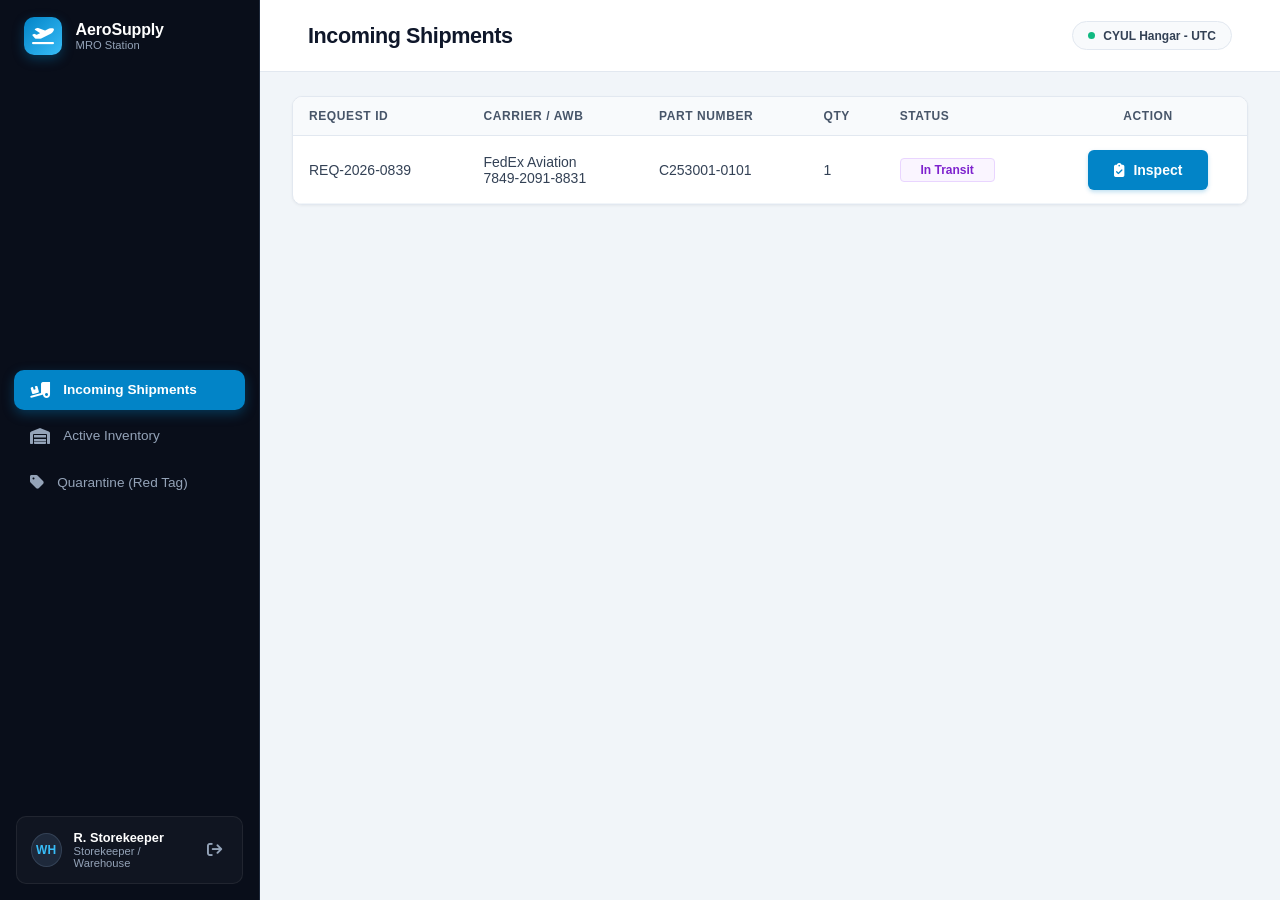
<file: warehouse.html>
<!DOCTYPE html>
<html lang="en">
<head>
  <meta charset="UTF-8">
  <meta name="viewport" content="width=device-width, initial-scale=1.0">
  <title>AeroSupply - Warehouse</title>
  <link rel="stylesheet" href="styles.css?v=5">
  <link rel="stylesheet" href="https://cdnjs.cloudflare.com/ajax/libs/font-awesome/6.4.0/css/all.min.css">
</head>
<body>
  <div class="app-layout">
    <aside class="sidebar">
      <div class="sidebar-header">
        <div class="logo-icon"><i class="fa-solid fa-plane-departure"></i></div>
        <div class="logo-text"><h2>AeroSupply</h2><span>MRO Station</span></div>
      </div>
      <nav class="sidebar-nav">
        <button id="navIncoming" class="nav-item active" type="button"><i class="fa-solid fa-truck-ramp-box"></i><span>Incoming Shipments</span></button>
        <button id="navInventory" class="nav-item" type="button"><i class="fa-solid fa-warehouse"></i><span>Active Inventory</span></button>
        <button id="navQuarantine" class="nav-item" type="button"><i class="fa-solid fa-tag"></i><span>Quarantine (Red Tag)</span></button>
      </nav>
      <div class="sidebar-user">
        <div class="user-avatar">WH</div>
        <div class="user-info"><span class="user-name">R. Storekeeper</span><span class="user-role">Storekeeper / Warehouse</span></div>
        <button type="button" class="btn-logout" title="Switch Role" onclick="sessionStorage.removeItem('aerosupply.role'); location.href='login.html';"><i class="fa-solid fa-arrow-right-from-bracket"></i></button>
      </div>
    </aside>

    <main class="main-viewport">
      <header class="app-topbar">
        <div class="topbar-title"><h1 id="viewTitle">Incoming Shipments</h1></div>
        <div class="station-pill"><span class="status-dot"></span>CYUL Hangar - UTC</div>
      </header>

      <section id="viewIncoming" class="content-view" style="padding:1.5rem 2rem;">
        <div class="table-container">
          <table class="data-table">
            <thead><tr><th>Request ID</th><th>Carrier / AWB</th><th>Part Number</th><th>Qty</th><th>Status</th><th style="text-align:center">Action</th></tr></thead>
            <tbody id="incomingTableBody"></tbody>
          </table>
        </div>
      </section>

      <section id="viewInventory" class="content-view hidden" style="padding:1.5rem 2rem;">
        <div class="table-container">
          <table class="data-table">
            <thead><tr><th>Inventory ID</th><th>Part Number</th><th>Description</th><th>Qty</th><th>Location</th><th>Certificate</th></tr></thead>
            <tbody id="inventoryTableBody"></tbody>
          </table>
        </div>
      </section>

      <section id="viewQuarantine" class="content-view hidden" style="padding:1.5rem 2rem;">
        <div class="table-container">
          <table class="data-table">
            <thead><tr><th>Request ID</th><th>Part Number</th><th>Classification</th><th>Rejection Reason</th><th>Status</th></tr></thead>
            <tbody id="quarantineTableBody"></tbody>
          </table>
        </div>
      </section>
    </main>
  </div>

  <div id="modalReceiving" class="modal-backdrop hidden">
    <div class="modal-card" style="max-width:760px;width:100%">
      <h3>Receiving & 3-Step Quality Control</h3>
      <p id="receivingReqId" class="mono"></p>

      <div class="grid-3" style="display:grid;grid-template-columns:repeat(3,1fr);gap:12px">
        <fieldset class="qc-card">
          <legend>1. Physical Inspection</legend>
          <label>Part Number</label><input id="qcPartNumber" class="form-control mono">
          <label>Serial Number</label><input id="qcSerialNumber" class="form-control mono">
          <label>Packaging</label>
          <select id="qcPhysicalStatus" class="form-control"><option value="">Select</option><option value="Passed">Passed</option><option value="Failed">Failed</option></select>
        </fieldset>

        <fieldset class="qc-card">
          <legend>2. Airworthiness</legend>
          <select id="qcCertificateType" class="form-control"><option>TCCA Form One</option><option>FAA Form 8130-3</option><option>EASA Form 1</option></select>
          <input id="qcCertificateNumber" class="form-control mono" placeholder="Certificate Number">
          <input id="qcAuthority" class="form-control" placeholder="Issuing Authority">
          <select id="qcCertificateStatus" class="form-control"><option value="">Select</option><option value="Passed">Passed</option><option value="Non-Conforming">Non-Conforming</option></select>
        </fieldset>

        <fieldset class="qc-card">
          <legend>3. Shelf Life / Life Limit</legend>
          <input id="qcBatchLot" class="form-control" placeholder="Batch / Lot">
          <input id="qcManufacturingDate" type="date" class="form-control">
          <input id="qcExpirationDate" type="date" class="form-control">
          <select id="qcShelfStatus" class="form-control"><option value="">Select</option><option value="Passed">Passed</option><option value="Non-Conforming">Non-Conforming</option></select>
        </fieldset>
      </div>

      <div id="warehouseLocationGroup" style="margin-top:12px">
        <label class="form-label">Location</label>
        <input id="qcLocation" class="form-control" placeholder="Example: Bay 1 - Shelf A">
      </div>

      <div class="modal-actions-split" style="margin-top:1rem">
        <button type="button" class="btn-ghost" onclick="closeModal('modalReceiving')">Cancel</button>
        <button id="btnQuarantine" type="button" class="btn-danger-solid" onclick="openRedTagModal()">Quarantine (Red Tag)</button>
        <button id="btnAdmit" type="button" class="btn-primary" onclick="admitToInventory()">Admit to Inventory</button>
      </div>
    </div>
  </div>

  <div id="modalRedTag" class="modal-backdrop hidden">
    <div class="modal-card">
      <h3>Red Tag Quarantine</h3>
      <p id="redTagReqId" class="mono"></p>
      <label class="form-label">Classification</label>
      <select id="redTagClassification" class="form-control">
        <option value="">Select classification</option>
        <option>Physical Damage</option>
        <option>Documentation Discrepancy</option>
        <option>Missing Certification</option>
        <option>Expired Shelf Life</option>
      </select>
      <label class="form-label" style="margin-top:10px">Rejection Reason <span style="color:red">*</span></label>
      <textarea id="redTagReason" class="form-control" rows="4"></textarea>
      <div class="modal-actions-split" style="margin-top:1rem">
        <button type="button" class="btn-ghost" onclick="closeModal('modalRedTag')">Cancel</button>
        <button type="button" class="btn-danger-solid" onclick="confirmQuarantine()">Confirm Quarantine</button>
      </div>
    </div>
  </div>

  <script src="store.js"></script>
  <script src="warehouse.js"></script>
</body>
</html>
</file>
<file: styles.css>
/* ===================================================
   VARIABLES DE SISTEMA Y CONFIGURACIÓN MODERNA
   =================================================== */
:root {
  --bg-app: #f1f5f9;
  --bg-surface: #ffffff;
  --bg-sidebar: #090e1a;
  
  --primary: #0284c7;
  --primary-hover: #0369a1;
  --primary-light: #e0f2fe;

  --text-main: #0f172a;
  --text-muted: #64748b;
  --text-sidebar: #94a3b8;
  --text-sidebar-active: #ffffff;

  --border-subtle: #e2e8f0;
  --border-sidebar: #1e293b;

  --radius-sm: 6px;
  --radius-md: 10px;
  --radius-lg: 14px;
}

* {
  margin: 0;
  padding: 0;
  box-sizing: border-box;
}

body {
  font-family: 'Inter', -apple-system, BlinkMacSystemFont, "Segoe UI", Roboto, sans-serif;
  background-color: var(--bg-app);
  color: var(--text-main);
  height: 100vh;
  overflow: hidden;
  -webkit-font-smoothing: antialiased;
}

.login-page {
  display: grid;
  place-items: center;
  background: linear-gradient(135deg, #090e1a 0%, #111827 58%, #0284c7 150%);
  overflow: auto;
}

.login-shell {
  width: min(920px, calc(100% - 32px));
  display: grid;
  grid-template-columns: 0.8fr 1.2fr;
  gap: 24px;
  align-items: center;
}

.login-brand {
  color: #ffffff;
}

.login-brand h1 {
  margin-top: 16px;
  font-size: 2rem;
}

.login-brand p {
  margin-top: 6px;
  color: #94a3b8;
}

.login-card {
  background: #ffffff;
  border-radius: 14px;
  padding: 28px;
  box-shadow: 0 20px 50px rgba(0, 0, 0, 0.25);
}

.login-card > p {
  margin: 6px 0 18px;
  color: var(--text-muted);
}

.role-grid {
  display: grid;
  gap: 10px;
}

.role-option {
  display: flex;
  flex-direction: column;
  gap: 4px;
  width: 100%;
  padding: 14px 16px;
  text-align: left;
  background: #ffffff;
  border: 1px solid var(--border-subtle);
  border-radius: 10px;
  color: var(--text-main);
  cursor: pointer;
}

.role-option span {
  color: var(--text-muted);
  font-size: 0.82rem;
}

.role-option:hover,
.role-option:focus-visible {
  border-color: var(--primary);
  background: var(--primary-light);
  outline: none;
}

.audit-timeline {
  display: grid;
  gap: 10px;
  max-width: 860px;
}

.audit-entry {
  display: grid;
  grid-template-columns: 190px 1fr;
  gap: 16px;
  padding: 14px 16px;
  background: #ffffff;
  border: 1px solid var(--border-subtle);
  border-left: 4px solid var(--primary);
  border-radius: 10px;
}

.audit-time {
  color: var(--text-muted);
  font-size: 0.78rem;
}

.audit-change {
  margin-top: 6px;
  color: var(--text-muted);
  font-size: 0.78rem;
}

.audit-lock {
  margin-top: 8px;
  color: #16a34a;
  font-size: 0.78rem;
  font-weight: 700;
}

.qc-card {
  display: grid;
  gap: 8px;
  min-width: 0;
  padding: 12px;
  border: 1px solid var(--border-subtle);
  border-radius: 10px;
  background: #f8fafc;
}

.qc-card legend {
  padding: 0 6px;
  font-size: 0.78rem;
  font-weight: 700;
}

.app-layout {
  display: flex;
  height: 100vh;
  width: 100vw;
}

/* ===================================================
   SIDEBAR MODERNO
   =================================================== */
.sidebar {
  width: 260px;
  background-color: var(--bg-sidebar);
  display: flex;
  flex-direction: column;
  justify-content: space-between;
  flex-shrink: 0;
  border-right: 1px solid var(--border-sidebar);
}

.sidebar-header {
  height: 72px;
  display: flex;
  align-items: center;
  padding: 0 1.5rem;
  gap: 0.85rem;
}

.logo-icon {
  width: 38px;
  height: 38px;
  background: linear-gradient(135deg, #0284c7, #38bdf8);
  border-radius: var(--radius-md);
  display: flex;
  align-items: center;
  justify-content: center;
  color: #ffffff;
  font-size: 1.1rem;
  box-shadow: 0 4px 12px rgba(2, 132, 199, 0.35);
}

.logo-text h2 {
  font-size: 1rem;
  font-weight: 700;
  color: #ffffff;
  letter-spacing: -0.01em;
}

.logo-text span {
  font-size: 0.7rem;
  color: var(--text-sidebar);
  display: block;
}

.sidebar-nav {
  padding: 1.5rem 0.85rem;
  display: flex;
  flex-direction: column;
  gap: 0.4rem;
}

.nav-item {
  display: flex;
  align-items: center;
  gap: 0.85rem;
  width: 100%;
  padding: 0.75rem 1rem;
  font-size: 0.85rem;
  font-weight: 500;
  color: var(--text-sidebar);
  background: transparent;
  border: none;
  border-radius: var(--radius-md);
  cursor: pointer;
  transition: all 0.15s ease-in-out;
  text-align: left;
}

.nav-item i {
  font-size: 1rem;
}

.nav-item:hover {
  background-color: rgba(255, 255, 255, 0.05);
  color: #f1f5f9;
}

.nav-item.active {
  background-color: var(--primary);
  color: var(--text-sidebar-active);
  font-weight: 600;
  box-shadow: 0 4px 12px rgba(2, 132, 199, 0.35);
}

.sidebar-user {
  margin: 1rem;
  padding: 0.85rem;
  background-color: rgba(255, 255, 255, 0.03);
  border: 1px solid rgba(255, 255, 255, 0.07);
  border-radius: var(--radius-md);
  display: flex;
  align-items: center;
  gap: 0.75rem;
}

.user-avatar {
  width: 34px;
  height: 34px;
  background-color: #1e293b;
  color: #38bdf8;
  border-radius: 50%;
  display: flex;
  align-items: center;
  justify-content: center;
  font-size: 0.75rem;
  font-weight: 700;
  border: 1px solid #334155;
}

.user-name {
  font-size: 0.8rem;
  font-weight: 600;
  color: #ffffff;
  display: block;
}

.user-role {
  font-size: 0.7rem;
  color: var(--text-sidebar);
  display: block;
}

.btn-logout {
  background: transparent;
  border: none;
  color: var(--text-sidebar);
  font-size: 0.95rem;
  cursor: pointer;
  padding: 0.4rem;
  border-radius: var(--radius-sm);
  margin-left: auto;
  transition: all 0.15s ease-in-out;
}

.btn-logout:hover {
  color: #ef4444;
  background-color: rgba(239, 68, 68, 0.1);
}

/* ===================================================
   MAIN VIEWPORT & TOPBAR
   =================================================== */
.main-viewport {
  flex: 1;
  display: flex;
  flex-direction: column;
  min-width: 0;
  background-color: var(--bg-app);
}

.app-topbar {
  height: 72px;
  background-color: var(--bg-surface);
  border-bottom: 1px solid var(--border-subtle);
  display: flex;
  align-items: center;
  justify-content: space-between;
  padding: 0 3rem;
  flex-shrink: 0;
}

.topbar-title h1 {
  font-size: 1.35rem;
  font-weight: 700;
  color: var(--text-main);
  letter-spacing: -0.02em;
}

.station-pill {
  display: flex;
  align-items: center;
  gap: 0.5rem;
  background-color: #f8fafc;
  border: 1px solid var(--border-subtle);
  padding: 0.4rem 0.95rem;
  border-radius: 9999px;
  font-size: 0.75rem;
  font-weight: 600;
  color: #334155;
}

.status-dot {
  width: 7px;
  height: 7px;
  background-color: #10b981;
  border-radius: 50%;
}

.scroll-content {
  flex: 1;
  overflow-y: auto;
  padding: 2.5rem 3rem 4rem 3rem;
}

.content-container {
  max-width: 1100px;
  margin: 0 auto;
}

/* ===================================================
   FORMULARIO Y TARJETAS ENTERPRISE
   =================================================== */
.form-wrapper {
  display: flex;
  flex-direction: column;
  gap: 1.75rem;
}

.card {
  background: var(--bg-surface);
  border: 1px solid var(--border-subtle);
  border-radius: var(--radius-lg);
  padding: 2rem;
  box-shadow: 0 4px 6px -1px rgba(0, 0, 0, 0.04), 0 2px 4px -2px rgba(0, 0, 0, 0.03);
}

.card-header {
  margin-bottom: 1.5rem;
  border-bottom: 1px solid #f8fafc;
  padding-bottom: 0.75rem;
}

.card-header h3 {
  font-size: 1.05rem;
  font-weight: 700;
  color: var(--text-main);
  letter-spacing: -0.01em;
}

.card-header p {
  font-size: 0.8rem;
  color: var(--text-muted);
  margin-top: 0.25rem;
}

.flex-between {
  display: flex;
  align-items: center;
  justify-content: space-between;
}

.grid-3 {
  display: grid;
  grid-template-columns: repeat(3, 1fr);
  gap: 1.75rem;
}

.input-group {
  display: flex;
  flex-direction: column;
  gap: 0.5rem;
}

.input-group label {
  font-size: 0.75rem;
  font-weight: 700;
  color: #334155;
  text-transform: uppercase;
  letter-spacing: 0.04em;
}

.required {
  color: #ef4444;
}

.form-control {
  width: 100%;
  height: 42px;
  padding: 0 0.95rem;
  font-size: 0.875rem;
  font-family: inherit;
  color: var(--text-main);
  background-color: #f8fafc;
  border: 1px solid #cbd5e1;
  border-radius: var(--radius-sm);
  outline: none;
  transition: all 0.15s ease-in-out;
}

.form-control:focus {
  background-color: #ffffff;
  border-color: var(--primary);
  box-shadow: 0 0 0 3px rgba(2, 132, 199, 0.15);
}

.form-control.mono {
  font-family: ui-monospace, SFMono-Regular, Menlo, monospace;
}

.form-control.uppercase {
  text-transform: uppercase;
}

.mt-3 {
  margin-top: 1rem;
}

/* Selector Toggle de Urgencia */
.urgency-toggle {
  display: grid;
  grid-template-columns: 1fr 1fr;
  gap: 0.65rem;
}

.toggle-option {
  display: flex;
  align-items: center;
  justify-content: center;
  gap: 0.5rem;
  height: 42px;
  border: 1px solid #cbd5e1;
  border-radius: var(--radius-sm);
  font-size: 0.825rem;
  font-weight: 600;
  color: var(--text-muted);
  cursor: pointer;
  background-color: #ffffff;
  transition: all 0.15s ease;
}

.toggle-option input {
  display: none;
}

.toggle-option.active {
  background-color: #f0f9ff;
  border-color: var(--primary);
  color: var(--primary);
  box-shadow: 0 1px 3px rgba(2, 132, 199, 0.12);
}

.toggle-option.active.aog {
  background-color: #fef2f2;
  border-color: #ef4444;
  color: #b91c1c;
  box-shadow: 0 1px 3px rgba(239, 68, 68, 0.15);
}

/* ===================================================
   TABLA DE PARTES CON FORMATO ENTERPRISE
   =================================================== */
.table-container {
  border: 1px solid var(--border-subtle);
  border-radius: var(--radius-md);
  overflow: hidden;
  background: #ffffff;
  box-shadow: 0 1px 2px rgba(0, 0, 0, 0.02);
}

.parts-table {
  width: 100%;
  border-collapse: separate;
  border-spacing: 0;
  text-align: left;
}

.parts-table th {
  background-color: #f8fafc;
  padding: 0.95rem 1rem;
  font-size: 0.725rem;
  font-weight: 700;
  color: #475569;
  text-transform: uppercase;
  letter-spacing: 0.05em;
  border-bottom: 1px solid var(--border-subtle);
}

.parts-table td {
  padding: 0.85rem 0.75rem;
  border-bottom: 1px solid var(--border-subtle);
  vertical-align: middle;
}

.parts-table tbody tr:last-child td {
  border-bottom: none;
}

.parts-table tbody tr:hover {
  background-color: #fafafa;
}

.col-index {
  font-size: 0.8rem;
  font-family: monospace;
  font-weight: 600;
  color: var(--text-muted);
  text-align: center;
}

/* ===================================================
   BOTONES Y ACCIONES
   =================================================== */
.btn-primary {
  background-color: var(--primary);
  color: #ffffff;
  font-weight: 600;
  font-size: 0.875rem;
  padding: 0.75rem 1.6rem;
  border: none;
  border-radius: var(--radius-sm);
  cursor: pointer;
  display: inline-flex;
  align-items: center;
  gap: 0.55rem;
  box-shadow: 0 2px 4px rgba(2, 132, 199, 0.25);
  transition: all 0.15s ease-in-out;
}

.btn-primary:hover {
  background-color: var(--primary-hover);
  box-shadow: 0 4px 8px rgba(2, 132, 199, 0.35);
}

.btn-secondary {
  background-color: #ffffff;
  color: var(--primary);
  border: 1px solid #cbd5e1;
  font-weight: 600;
  font-size: 0.8rem;
  padding: 0.55rem 1rem;
  border-radius: var(--radius-sm);
  cursor: pointer;
  display: inline-flex;
  align-items: center;
  gap: 0.45rem;
  transition: all 0.15s ease;
}

.btn-secondary:hover {
  background-color: #f0f9ff;
  border-color: var(--primary);
}

.btn-ghost {
  background: transparent;
  color: var(--text-muted);
  font-weight: 600;
  font-size: 0.85rem;
  padding: 0.75rem 1.25rem;
  border: none;
  cursor: pointer;
  transition: color 0.15s ease;
}

.btn-ghost:hover {
  color: var(--text-main);
}

.btn-icon {
  background: transparent;
  border: none;
  color: #94a3b8;
  cursor: pointer;
  font-size: 0.95rem;
  padding: 0.45rem;
  border-radius: 4px;
  transition: all 0.15s ease;
}

.btn-icon:hover {
  color: #ef4444;
  background-color: #fef2f2;
}

.form-actions {
  display: flex;
  justify-content: flex-end;
  align-items: center;
  gap: 1rem;
  margin-top: 0.5rem;
}

/* ===================================================
   MODALES
   =================================================== */
.modal-backdrop {
  position: fixed;
  inset: 0;
  background-color: rgba(15, 23, 42, 0.65);
  backdrop-filter: blur(4px);
  display: flex;
  align-items: center;
  justify-content: center;
  padding: 1.5rem;
  z-index: 100;
}

.modal-card {
  background: var(--bg-surface);
  border-radius: var(--radius-lg);
  max-width: 440px;
  width: 100%;
  padding: 2rem;
  box-shadow: 0 20px 25px -5px rgba(0, 0, 0, 0.2);
  display: flex;
  flex-direction: column;
  gap: 1.25rem;
  border: 1px solid var(--border-subtle);
}

.text-center { text-align: center; }

.modal-icon {
  width: 56px;
  height: 56px;
  border-radius: 50%;
  display: flex;
  align-items: center;
  justify-content: center;
  font-size: 1.6rem;
  margin: 0 auto;
}

.icon-success { background-color: #dcfce7; color: #15803d; }
.icon-danger { background-color: #fee2e2; color: #b91c1c; }
.icon-warning { background-color: #fef3c7; color: #b45309; }

.modal-header-alert {
  display: flex;
  align-items: center;
  gap: 0.85rem;
}

.modal-icon-sm {
  width: 42px;
  height: 42px;
  border-radius: 50%;
  display: flex;
  align-items: center;
  justify-content: center;
  font-size: 1.15rem;
  flex-shrink: 0;
}

.modal-header-alert h3 {
  font-size: 1rem;
  font-weight: 700;
  color: var(--text-main);
}

.modal-header-alert span {
  font-size: 0.7rem;
  font-weight: 700;
  text-transform: uppercase;
  color: var(--text-muted);
}

.modal-description {
  font-size: 0.825rem;
  color: #475569;
  line-height: 1.5;
}

.code-box {
  background-color: #f8fafc;
  border: 1px dashed #cbd5e1;
  border-radius: var(--radius-md);
  padding: 1rem;
  text-align: center;
}

.code-label {
  display: block;
  font-size: 0.65rem;
  font-weight: 700;
  text-transform: uppercase;
  color: var(--text-muted);
  letter-spacing: 0.05em;
}

.code-value {
  font-family: ui-monospace, SFMono-Regular, Menlo, monospace;
  font-size: 1.35rem;
  font-weight: 800;
  color: var(--primary);
  margin-top: 0.25rem;
  display: block;
}

.badge-status-pending {
  background-color: #fef3c7;
  color: #b45309;
  font-size: 0.75rem;
  padding: 0.2rem 0.5rem;
  border-radius: 4px;
  font-weight: 600;
}

.meta-box {
  background-color: #f8fafc;
  border: 1px solid var(--border-subtle);
  border-radius: var(--radius-sm);
  padding: 0.85rem;
  display: flex;
  flex-direction: column;
  gap: 0.4rem;
  font-size: 0.75rem;
  font-family: monospace;
}

.meta-row {
  display: flex;
  justify-content: space-between;
}

.meta-warning {
  background-color: #fffbeb;
  border-color: #fef3c7;
  color: #78350f;
}

.status-highlight { color: #7c3aed; }

.modal-actions { display: flex; width: 100%; }
.modal-actions-split { display: flex; gap: 0.75rem; width: 100%; }
.w-full { width: 100%; justify-content: center; }

.btn-dark {
  background-color: #0f172a;
  color: #ffffff;
  padding: 0.75rem 1rem;
  border: none;
  border-radius: var(--radius-sm);
  font-weight: 600;
  font-size: 0.825rem;
  cursor: pointer;
}

.btn-dark:hover { background-color: #1e293b; }

.btn-warning {
  background-color: #d97706;
  color: #ffffff;
  padding: 0.75rem 1rem;
  border: none;
  border-radius: var(--radius-sm);
  font-weight: 600;
  font-size: 0.825rem;
  cursor: pointer;
  flex: 1;
}

.btn-warning:hover { background-color: #b45309; }

/* ===================================================
   DRAWER LATERAL DE DETALLES (HU-002)
   =================================================== */
.drawer-panel {
  position: fixed;
  top: 0;
  right: 0;
  bottom: 0;
  width: 420px;
  background-color: #ffffff;
  border-left: 1px solid var(--border-subtle);
  box-shadow: -10px 0 30px rgba(0, 0, 0, 0.12);
  display: flex;
  flex-direction: column;
  justify-content: space-between;
  z-index: 95;
  animation: slideDrawer 0.2s cubic-bezier(0.16, 1, 0.3, 1);
}

@keyframes slideDrawer {
  from { transform: translateX(100%); }
  to { transform: translateX(0); }
}

.drawer-header {
  height: 72px;
  border-bottom: 1px solid var(--border-subtle);
  display: flex;
  align-items: center;
  justify-content: space-between;
  padding: 0 1.75rem;
  background-color: #ffffff;
}

.drawer-subtitle {
  font-size: 0.65rem;
  font-weight: 700;
  text-transform: uppercase;
  color: var(--text-muted);
  letter-spacing: 0.05em;
  display: block;
}

.drawer-title {
  font-family: ui-monospace, SFMono-Regular, Menlo, monospace;
  font-size: 1.15rem;
  font-weight: 800;
  color: var(--primary);
}

.drawer-body {
  padding: 1.75rem;
  overflow-y: auto;
  display: flex;
  flex-direction: column;
  gap: 1.25rem;
}

/* Tarjeta de despacho logístico (In Transit) */
.transit-card {
  background-color: #faf5ff;
  border: 1px solid #e9d5ff;
  border-radius: var(--radius-md);
  padding: 1.1rem;
  display: flex;
  flex-direction: column;
  gap: 0.5rem;
  font-size: 0.75rem;
  font-family: monospace;
}

.transit-card-header {
  font-size: 0.725rem;
  font-weight: 700;
  color: #7e22ce;
  text-transform: uppercase;
  letter-spacing: 0.04em;
  display: flex;
  align-items: center;
  gap: 0.5rem;
  margin-bottom: 0.35rem;
}

.awb-link {
  font-weight: 700;
  text-decoration: underline;
  color: #6b21a8;
  cursor: pointer;
}

/* Tarjeta de almacén (In Stock) */
.stock-card {
  background-color: #f0fdf4;
  border: 1px solid #bbf7d0;
  border-radius: var(--radius-md);
  padding: 1.1rem;
  display: flex;
  flex-direction: column;
  gap: 0.5rem;
  font-size: 0.75rem;
  font-family: monospace;
}

.stock-card-header {
  font-size: 0.725rem;
  font-weight: 700;
  color: #15803d;
  text-transform: uppercase;
  letter-spacing: 0.04em;
  display: flex;
  align-items: center;
  gap: 0.5rem;
  margin-bottom: 0.35rem;
}

.drawer-footer {
  border-top: 1px solid var(--border-subtle);
  padding: 1.25rem 1.75rem;
  background-color: #f8fafc;
}

/* ===================================================
   HOMOGENEIDAD VISUAL EN TABLA Y FILTROS (HU-002)
   =================================================== */
.p-card-sm {
  padding: 1.25rem 2rem;
}

.p-0 {
  padding: 0;
}

.border-0 {
  border: none;
}

/* Buscador superior */
.search-box {
  position: relative;
  max-width: 400px;
  width: 100%;
}

.search-box .form-control {
  padding-left: 2.5rem;
  height: 42px;
  font-size: 0.85rem;
}

.search-icon {
  position: absolute;
  left: 1rem;
  top: 50%;
  transform: translateY(-50%);
  color: #94a3b8;
  font-size: 0.85rem;
}

/* Botones de filtro de estado (Pills modernos) */
.filter-group {
  display: flex;
  align-items: center;
  gap: 0.5rem;
}

.filter-label {
  font-size: 0.75rem;
  font-weight: 700;
  color: #64748b;
  text-transform: uppercase;
  letter-spacing: 0.04em;
  margin-right: 0.25rem;
}

.btn-filter {
  background-color: #f8fafc;
  border: 1px solid #cbd5e1;
  color: #475569;
  font-family: inherit;
  font-size: 0.8rem;
  font-weight: 600;
  padding: 0.45rem 0.95rem;
  border-radius: var(--radius-sm);
  cursor: pointer;
  transition: all 0.15s ease-in-out;
}

.btn-filter:hover {
  background-color: #e2e8f0;
  color: #0f172a;
}

.btn-filter.active {
  background-color: #0f172a;
  border-color: #0f172a;
  color: #ffffff;
  box-shadow: 0 2px 4px rgba(15, 23, 42, 0.15);
}

/* Tipografía uniforme en las celdas de la tabla */
.col-id {
  font-family: ui-monospace, SFMono-Regular, Menlo, monospace;
  font-size: 0.85rem;
  font-weight: 700;
  color: var(--primary);
}

.col-date {
  font-family: ui-monospace, SFMono-Regular, Menlo, monospace;
  font-size: 0.8rem;
  color: #64748b;
}

.col-target {
  font-size: 0.85rem;
  font-weight: 600;
  color: #1e293b;
}

.col-pn {
  font-family: ui-monospace, SFMono-Regular, Menlo, monospace;
  font-size: 0.85rem;
  font-weight: 700;
  color: #0f172a;
}

.col-desc {
  font-size: 0.85rem;
  color: #475569;
}

.col-qty {
  font-family: ui-monospace, SFMono-Regular, Menlo, monospace;
  font-size: 0.85rem;
  text-align: center;
  font-weight: 600;
}

/* Badges de Estado y Urgencia */
.badge-urgency {
  font-size: 0.725rem;
  font-weight: 700;
  padding: 0.25rem 0.55rem;
  border-radius: 4px;
  text-transform: uppercase;
  display: inline-block;
}

.badge-urgency.aog {
  background-color: #fef2f2;
  color: #b91c1c;
  border: 1px solid #fecaca;
}

.badge-urgency.routine {
  background-color: #f1f5f9;
  color: #475569;
}

.badge-status {
  font-size: 0.75rem;
  font-weight: 600;
  padding: 0.3rem 0.7rem;
  border-radius: 6px;
  display: inline-block;
}

.badge-status.transit {
  background-color: #faf5ff;
  color: #7e22ce;
  border: 1px solid #e9d5ff;
}

.badge-status.pending {
  background-color: #fffbeb;
  color: #b45309;
  border: 1px solid #fef3c7;
}

.badge-status.instock {
  background-color: #f0fdf4;
  color: #15803d;
  border: 1px solid #bbf7d0;
}

/* Botón Action Details */
.btn-table-action {
  background-color: #ffffff;
  border: 1px solid #cbd5e1;
  color: var(--primary);
  font-family: inherit;
  font-size: 0.775rem;
  font-weight: 600;
  padding: 0.4rem 0.8rem;
  border-radius: var(--radius-sm);
  cursor: pointer;
  transition: all 0.15s ease-in-out;
}

.btn-table-action:hover {
  background-color: #f0f9ff;
  border-color: var(--primary);
}

/* Botón deshabilitado reactivo (Criterio 1 HU-001) */
.btn-primary:disabled {
  background-color: #94a3b8;
  color: #f1f5f9;
  cursor: not-allowed;
  box-shadow: none;
  opacity: 0.7;
}

.btn-primary:disabled:hover {
  background-color: #94a3b8;
  box-shadow: none;
}

/* ===================================================
   ALERTA VISUAL INMEDIATA AOG (CRITERIO 5 HU-001)
   =================================================== */
.modal-aog-alert {
  display: flex;
  align-items: center;
  gap: 0.85rem;
  background-color: #fef2f2;
  border: 1px solid #fecaca;
  border-left: 4px solid #ef4444;
  border-radius: var(--radius-sm);
  padding: 0.75rem 1rem;
  text-align: left;
  animation: pulseAlert 2s infinite ease-in-out;
}

@keyframes pulseAlert {
  0%, 100% { box-shadow: 0 0 0 0 rgba(239, 68, 68, 0.2); }
  50% { box-shadow: 0 0 0 6px rgba(239, 68, 68, 0); }
}

.aog-alert-icon {
  font-size: 1.25rem;
  color: #dc2626;
  flex-shrink: 0;
}

.aog-alert-text strong {
  display: block;
  font-size: 0.75rem;
  font-weight: 800;
  color: #991b1b;
  letter-spacing: 0.04em;
}

.aog-alert-text span {
  display: block;
  font-size: 0.7rem;
  color: #b91c1c;
  line-height: 1.3;
}

/* ===================================================
   ACCIONES DE TABLA Y MODALES (EDITAR / CANCELAR)
   =================================================== */

/* Agrupador de botones dentro de la celda de la tabla */
.table-actions-cell {
  display: flex;
  align-items: center;
  justify-content: center;
  gap: 0.35rem;
}

/* Botones de icono para Editar y Eliminar */
.btn-icon-action {
  background: none;
  border: 1px solid #cbd5e1;
  border-radius: var(--radius-sm);
  width: 28px;
  height: 28px;
  display: inline-flex;
  align-items: center;
  justify-content: center;
  font-size: 0.75rem;
  cursor: pointer;
  transition: all 0.15s ease-in-out;
}

/* Hover de botón Editar (azul sutil) */
.btn-edit-action {
  color: var(--primary);
}
.btn-edit-action:hover {
  background-color: #f0f9ff;
  border-color: var(--primary);
}

/* Hover de botón Eliminar (rojo peligro) */
.btn-delete-action {
  color: #dc2626;
}
.btn-delete-action:hover {
  background-color: #fef2f2;
  border-color: #dc2626;
}

/* Botón de confirmación de eliminación en la modal */
.btn-danger-solid {
  background-color: #dc2626;
  color: #ffffff;
  border: 1px solid #dc2626;
  padding: 0.6rem 1.25rem;
  border-radius: var(--radius-sm);
  font-weight: 600;
  font-size: 0.85rem;
  cursor: pointer;
  transition: background-color 0.15s ease-in-out;
}
.btn-danger-solid:hover {
  background-color: #b91c1c;
}

/* ===================================================
   AJUSTE DE ESPACIADO Y ESTRUCTURA DE TABLAS (ENTERPRISE)
   =================================================== */

.table-container {
  width: 100%;
  background: #ffffff;
  border-radius: var(--radius-md, 8px);
  border: 1px solid #e2e8f0;
  box-shadow: 0 1px 3px rgba(0, 0, 0, 0.05);
  overflow-x: auto;
}

.data-table {
  width: 100%;
  border-collapse: collapse;
  text-align: left;
  font-size: 0.875rem;
}

.data-table thead {
  background-color: #f8fafc;
  border-bottom: 1px solid #e2e8f0;
}

.data-table th {
  padding: 0.75rem 1rem;
  font-weight: 600;
  color: #475569;
  text-transform: uppercase;
  font-size: 0.75rem;
  letter-spacing: 0.05em;
  white-space: nowrap;
}

.data-table td {
  padding: 0.85rem 1rem;
  border-bottom: 1px solid #f1f5f9;
  color: #334155;
  vertical-align: middle;
}

.data-table tbody tr:hover {
  background-color: #f8fafc;
}

/* Espaciado del badge y texto mono */
.data-table td .badge-status,
.data-table td .badge-urgency {
  display: inline-block;
  padding: 0.25rem 0.6rem;
  font-size: 0.75rem;
  border-radius: 4px;
}

/* =========================================
   ESTILOS BASE PARA MODALES
   ========================================= */
.modal-backdrop {
  position: fixed;
  inset: 0;
  background-color: rgba(15, 23, 42, 0.65);
  display: flex;
  align-items: center;
  justify-content: center;
  z-index: 1000;
  padding: 1rem;
}

.modal-backdrop.hidden {
  display: none !important;
}

.modal-card {
  background: #ffffff;
  border-radius: 8px;
  box-shadow: 0 20px 25px -5px rgba(0, 0, 0, 0.1), 0 10px 10px -5px rgba(0, 0, 0, 0.04);
  padding: 1.5rem;
  max-height: 90vh;
  overflow-y: auto;
}

/* Ocultar elementos inactivos */
.hidden {
  display: none !important;
}

/* Botones de acción unificados en tabla */
.data-table .btn-action-col {
  width: 125px;
  height: 32px;
  padding: 0 0.5rem;
  font-size: 0.78rem;
  font-weight: 600;
  border-radius: 6px;
  display: inline-flex;
  align-items: center;
  justify-content: center;
  gap: 0.4rem;
  box-sizing: border-box;
  white-space: nowrap;
}

/* Ajuste específico para el botón deshabilitado */
.data-table .btn-action-col:disabled {
  background-color: #f1f5f9;
  color: #94a3b8;
  border: 1px solid #cbd5e1;
  cursor: not-allowed;
}

/* Contenedor cuando ya está despachado para mantener el mismo ancho */
.data-table .dispatch-info-box {
  width: 125px;
  margin: 0 auto;
  text-align: center;
  font-size: 0.75rem;
  font-weight: 600;
  color: #0284c7;
  line-height: 1.2;
}

/* =======================================================
   ESTANDARIZACIÓN ESTRICTA DE BOTONES Y BADGES EN TABLA
   ======================================================= */

/* Todos los botones de acción tendrán exactamente las mismas dimensiones */
.btn-action-col,
button.btn-action-col,
.data-table button.btn-action-col {
  width: 120px !important;
  min-width: 120px !important;
  max-width: 120px !important;
  height: 32px !important;
  padding: 0 0.5rem !important;
  font-size: 0.78rem !important;
  font-weight: 600 !important;
  border-radius: 6px !important;
  display: inline-flex !important;
  align-items: center !important;
  justify-content: center !important;
  gap: 0.4rem !important;
  box-sizing: border-box !important;
  white-space: nowrap !important;
  margin: 0 auto !important;
}

/* Aspecto del botón bloqueado */
button.btn-action-col:disabled {
  background-color: #f1f5f9 !important;
  color: #94a3b8 !important;
  border: 1px solid #cbd5e1 !important;
  cursor: not-allowed !important;
}

/* Badges de estado con ancho homogéneo para que no bailen */
.badge-status {
  display: inline-block;
  min-width: 95px;
  text-align: center;
  padding: 0.25rem 0.5rem;
  font-size: 0.75rem;
  font-weight: 600;
  border-radius: 4px;
}

/* Insignia de aprobación gerencial */
.badge-status.approved {
  background-color: #e0f2fe;
  color: #0369a1;
  border: 1px solid #bae6fd;
}
</file>
